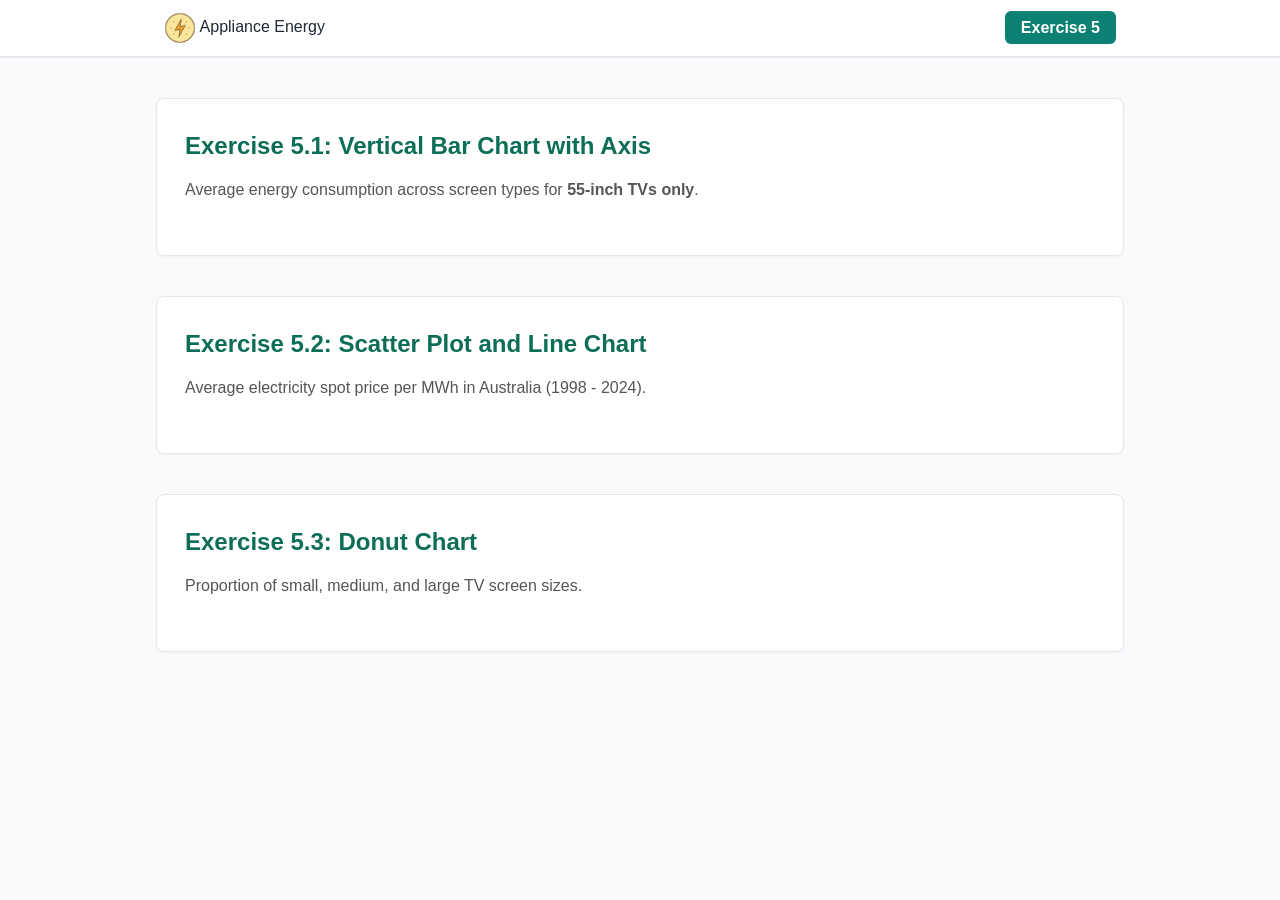
<file: Exercise 5/index.html>
<!DOCTYPE html>
<html lang="en">
<head>
  <meta charset="UTF-8">
  <meta name="viewport" content="width=device-width, initial-scale=1.0">
  <title>Exercise 5 - Multi-Chart Dashboard</title>
  <link rel="stylesheet" href="assets/css/styles.css">
</head>
<body>

  <header>
    <nav class="navbar">
      <div class="logo">
        <img src="assets/images/PowerIcon.png" alt="Appliance Energy Logo" class="logo-img" width="32" height="32" style="vertical-align: middle;">
        <span class="site-title">Appliance Energy</span>
      </div>
      <ul class="nav-menu">

        <li><a href="index.html" class="nav-link active">Exercise 5</a></li>
      </ul>
    </nav>
  </header>

  <main class="container" style="max-width: 1000px; margin: 40px auto; padding: 0 1rem;">
    
    <section class="card" style="margin-bottom: 2.5rem;">
      <h2 style="color: #0d6e58; margin-top: 0;">Exercise 5.1: Vertical Bar Chart with Axis</h2>
      <p style="color: #555; margin-bottom: 1.5rem;">
        Average energy consumption across screen types for <strong>55-inch TVs only</strong>.
      </p>
      <div id="bar-chart" class="responsive-svg-container"></div>
    </section>

    <section class="card" style="margin-bottom: 2.5rem;">
      <h2 style="color: #0d6e58; margin-top: 0;">Exercise 5.2: Scatter Plot and Line Chart</h2>
      <p style="color: #555; margin-bottom: 1.5rem;">
        Average electricity spot price per MWh in Australia (1998 - 2024).
      </p>
      <div id="line-chart" class="responsive-svg-container"></div>
    </section>

    <section class="card">
      <h2 style="color: #0d6e58; margin-top: 0;">Exercise 5.3: Donut Chart</h2>
      <p style="color: #555; margin-bottom: 1.5rem;">
        Proportion of small, medium, and large TV screen sizes.
      </p>
      <div id="donut-chart" class="responsive-svg-container"></div>
    </section>

  </main>

  <script src="https://d3js.org/d3.v7.min.js"></script>

  <script src="assets/js/bar-chart.js"></script>
  <script src="assets/js/line-chart.js"></script>
  <script src="assets/js/donut-chart.js"></script>
</body>
</html>
</file>
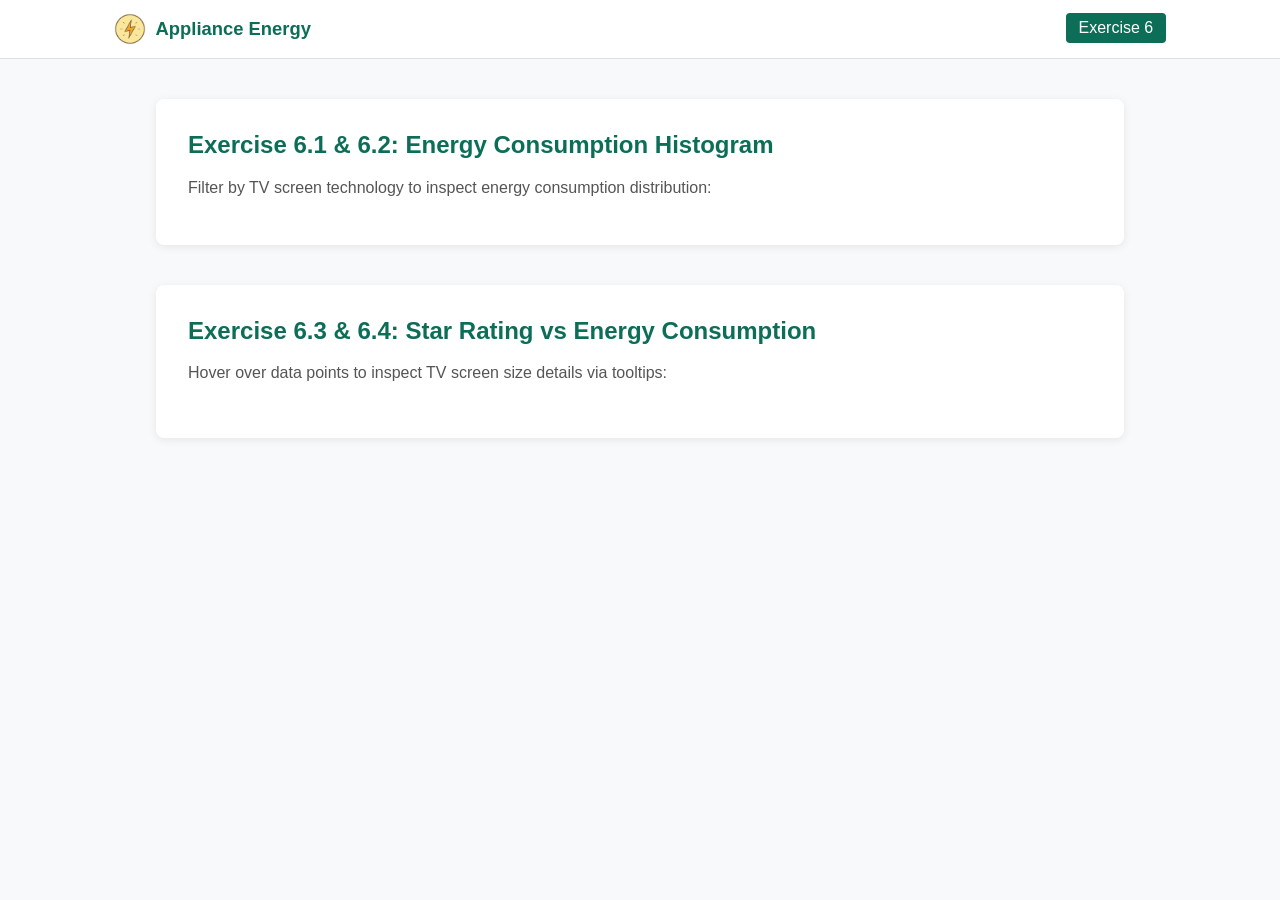
<file: Exercise 6/index.html>
<!DOCTYPE html>
<html lang="en">
<head>
  <meta charset="UTF-8">
  <meta name="viewport" content="width=device-width, initial-scale=1.0">
  <title>Exercise 6 - Interactive Visualisations</title>
  <link rel="stylesheet" href="assets/css/base.css">
  <link rel="stylesheet" href="assets/css/visualisation.css">
</head>
<body>


  <header>
    <nav class="navbar">
      <div class="logo">
        <img src="assets/images/PowerIcon.png" alt="Appliance Energy Logo" class="logo-img" width="32" height="32" style="vertical-align: middle;">
        <span class="site-title">Appliance Energy</span>
      </div>
      <ul class="nav-menu">
 
        <li><a href="index.html" class="nav-link active">Exercise 6</a></li>
      </ul>
    </nav>
  </header>

  <main class="container" style="max-width: 1000px; margin: 40px auto; padding: 0 1rem;">
    

    <section class="card" style="margin-bottom: 2.5rem;">
      <h2 style="color: #0d6e58; margin-top: 0;">Exercise 6.1 & 6.2: Energy Consumption Histogram</h2>
      <p style="color: #555;">
        Filter by TV screen technology to inspect energy consumption distribution:
      </p>


      <div id="filters_screen" style="margin-bottom: 1rem;"></div>


      <div id="histogram" class="responsive-svg-container"></div>
    </section>

    <section class="card">
      <h2 style="color: #0d6e58; margin-top: 0;">Exercise 6.3 & 6.4: Star Rating vs Energy Consumption</h2>
      <p style="color: #555; margin-bottom: 1.5rem;">
        Hover over data points to inspect TV screen size details via tooltips:
      </p>

      <!-- Scatterplot SVG Container (Ex 6.3) -->
      <div id="scatterplot" class="responsive-svg-container"></div>
    </section>

  </main>

  <script src="https://d3js.org/d3.v7.min.js"></script>
  <script src="assets/js/shared-constants.js"></script>
  <script src="assets/js/interactions.js"></script>
  <script src="assets/js/histogram.js"></script>
  <script src="assets/js/scatterplot.js"></script>
  <script src="assets/js/load-data.js"></script>
</body>
</html>
</file>
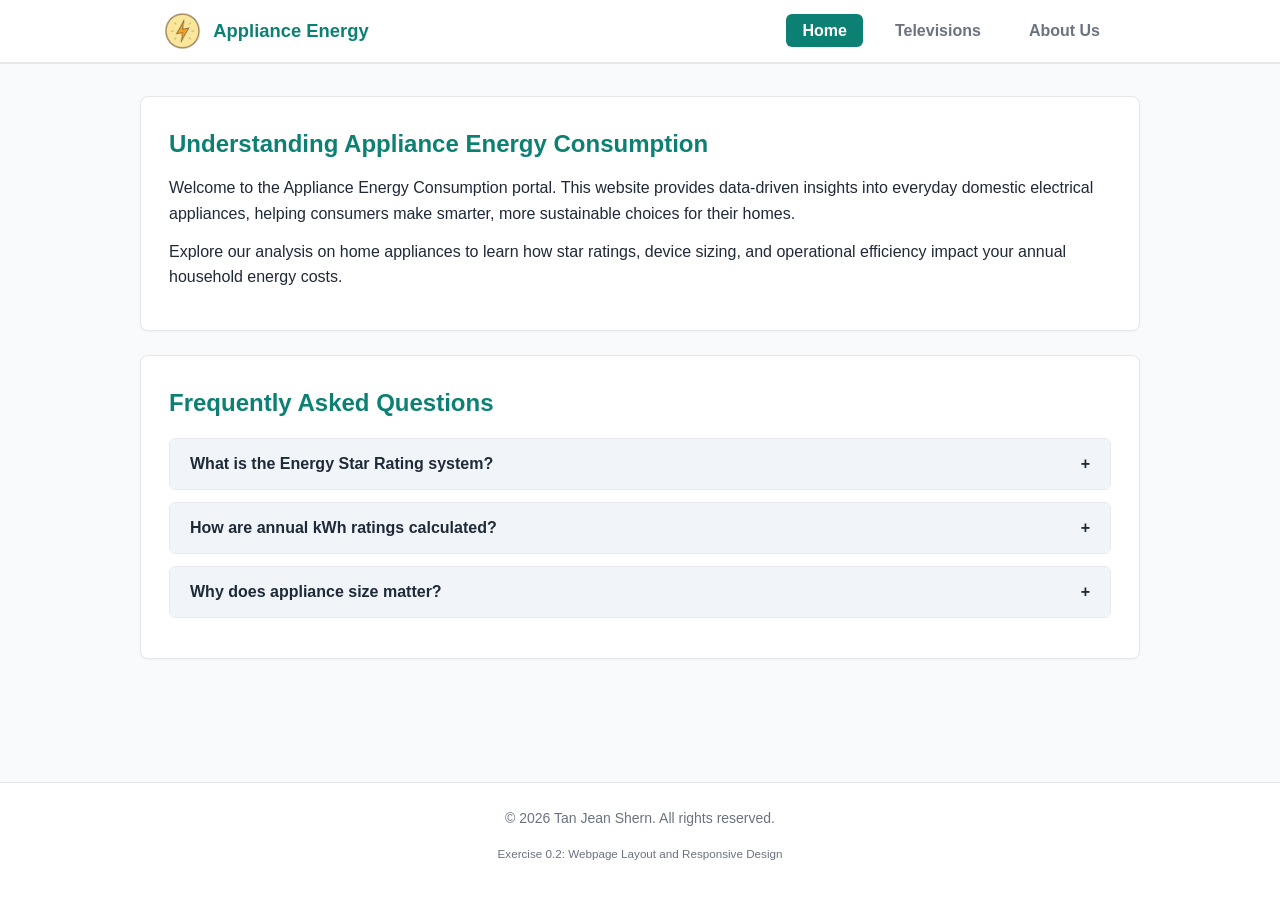
<file: Exercise 0.2/energy-webpage-v1/index.html>
<!DOCTYPE html>
<html lang="en">
<head>
  <meta charset="UTF-8">
  <meta name="viewport" content="width=device-width, initial-scale=1.0">
  <title>Appliance Energy Consumption - Home</title>
  <link rel="stylesheet" href="assets/css/styles.css">
</head>
<body>

  <header>
    <nav class="navbar">
      <a href="index.html" class="nav-brand">
        <img src="assets/images/PowerIcon.png" alt="Power Logo" height="38" style="height: 38px; width: auto;">
        <span>Appliance Energy</span>
      </a>
      <ul class="nav-menu">
        <li><a href="index.html" class="nav-link active">Home</a></li>
        <li><a href="televisions.html" class="nav-link">Televisions</a></li>
        <li><a href="about.html" class="nav-link">About Us</a></li>
      </ul>
    </nav>
  </header>

  <main class="container">
    <section class="card">
      <h1>Understanding Appliance Energy Consumption</h1>
      <p>Welcome to the Appliance Energy Consumption portal. This website provides data-driven insights into everyday domestic electrical appliances, helping consumers make smarter, more sustainable choices for their homes.</p>
      <p>Explore our analysis on home appliances to learn how star ratings, device sizing, and operational efficiency impact your annual household energy costs.</p>
    </section>

    <section class="card">
      <h2>Frequently Asked Questions</h2>
      <div class="accordion">
        <div class="accordion-item">
          <button class="accordion-toggle">What is the Energy Star Rating system? <span>+</span></button>
          <div class="accordion-panel">
            <p>The Energy Star Rating system is a government initiative that helps consumers compare the energy efficiency of domestic appliances. More stars mean higher efficiency and lower operating costs.</p>
          </div>
        </div>

        <div class="accordion-item">
          <button class="accordion-toggle">How are annual kWh ratings calculated? <span>+</span></button>
          <div class="accordion-panel">
            <p>Annual kilowatt-hour (kWh) values are based on standardized laboratory tests simulating typical daily household usage patterns across an entire year.</p>
          </div>
        </div>

        <div class="accordion-item">
          <button class="accordion-toggle">Why does appliance size matter? <span>+</span></button>
          <div class="accordion-panel">
            <p>Larger appliances generally require more energy to operate. A larger, high-efficiency unit can often consume more absolute power than a smaller, less efficient unit.</p>
          </div>
        </div>
      </div>
    </section>
  </main>

  <footer>
    <p>&copy; 2026 Tan Jean Shern. All rights reserved.</p>
    <p><small>Exercise 0.2: Webpage Layout and Responsive Design</small></p>
  </footer>

  <script src="assets/js/scripts.js"></script>
</body>
</html>
</file>
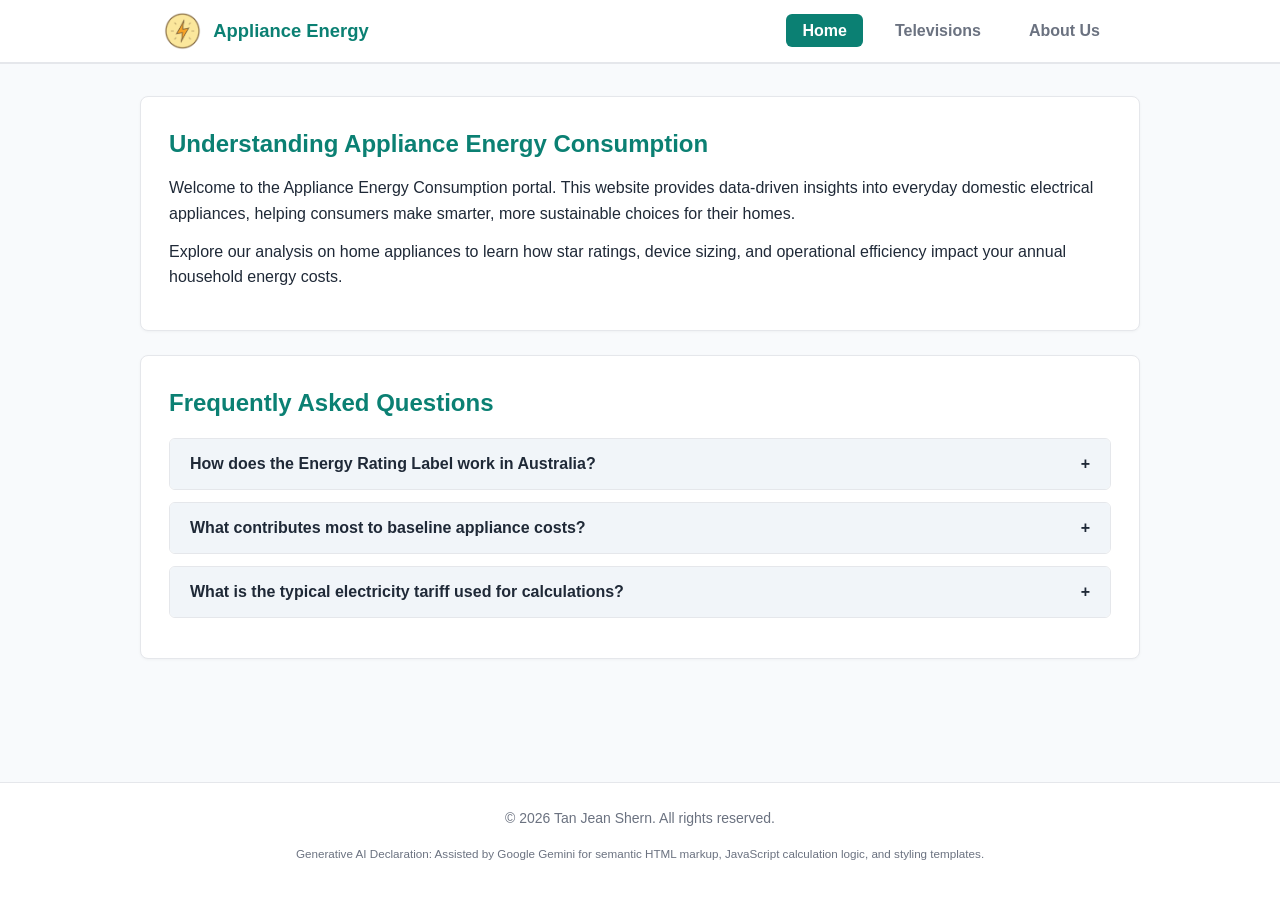
<file: Exercise 3/energy-webpage-v1/index.html>
<!DOCTYPE html>
<html lang="en">
<head>
  <meta charset="UTF-8">
  <meta name="viewport" content="width=device-width, initial-scale=1.0">
  <title>Appliance Energy Consumption - Home</title>
  <link rel="stylesheet" href="assets/css/styles.css">
</head>
<body>

  <header>
    <nav class="navbar">
      <a href="index.html" class="nav-brand">
        <img src="assets/images/PowerIcon.png" alt="Power Logo" height="38">
        <span>Appliance Energy</span>
      </a>
      <ul class="nav-menu">
        <li><a href="index.html" class="nav-link active">Home</a></li>
        <li><a href="televisions.html" class="nav-link">Televisions</a></li>
        <li><a href="about.html" class="nav-link">About Us</a></li>
      </ul>
    </nav>
  </header>

  <main class="container">
    <section class="card">
      <h1>Understanding Appliance Energy Consumption</h1>
      <p>Welcome to the Appliance Energy Consumption portal. This website provides data-driven insights into everyday domestic electrical appliances, helping consumers make smarter, more sustainable choices for their homes.</p>
      <p>Explore our analysis on home appliances to learn how star ratings, device sizing, and operational efficiency impact your annual household energy costs.</p>
    </section>

    <section class="card">
      <h2>Frequently Asked Questions</h2>
      <div class="accordion">
        <div class="accordion-item">
          <button type="button" class="accordion-toggle">
            How does the Energy Rating Label work in Australia? <span>+</span>
          </button>
          <div class="accordion-panel">
            <p>The Energy Rating Label displays a star rating along with estimated annual kilowatt-hour (kWh) usage, allowing consumers to compare running costs before making a purchase.</p>
          </div>
        </div>

        <div class="accordion-item">
          <button type="button" class="accordion-toggle">
            What contributes most to baseline appliance costs? <span>+</span>
          </button>
          <div class="accordion-panel">
            <p>Appliance size, screen brightness, display backlighting technologies, and continuous standby power draw are the primary contributors to annual electricity consumption.</p>
          </div>
        </div>

        <div class="accordion-item">
          <button type="button" class="accordion-toggle">
            What is the typical electricity tariff used for calculations? <span>+</span>
          </button>
          <div class="accordion-panel">
            <p>Electricity tariffs vary by region and consumption tier. For standard residential estimates, rates typically fall between 25 to 55 sen per kWh.</p>
          </div>
        </div>
      </div>
    </section>
  </main>

  <footer>
    <p>&copy; 2026 Tan Jean Shern. All rights reserved.</p>
    <p><small>Generative AI Declaration: Assisted by Google Gemini for semantic HTML markup, JavaScript calculation logic, and styling templates.</small></p>
  </footer>

  <script src="assets/js/scripts.js"></script>
</body>
</html>
</file>
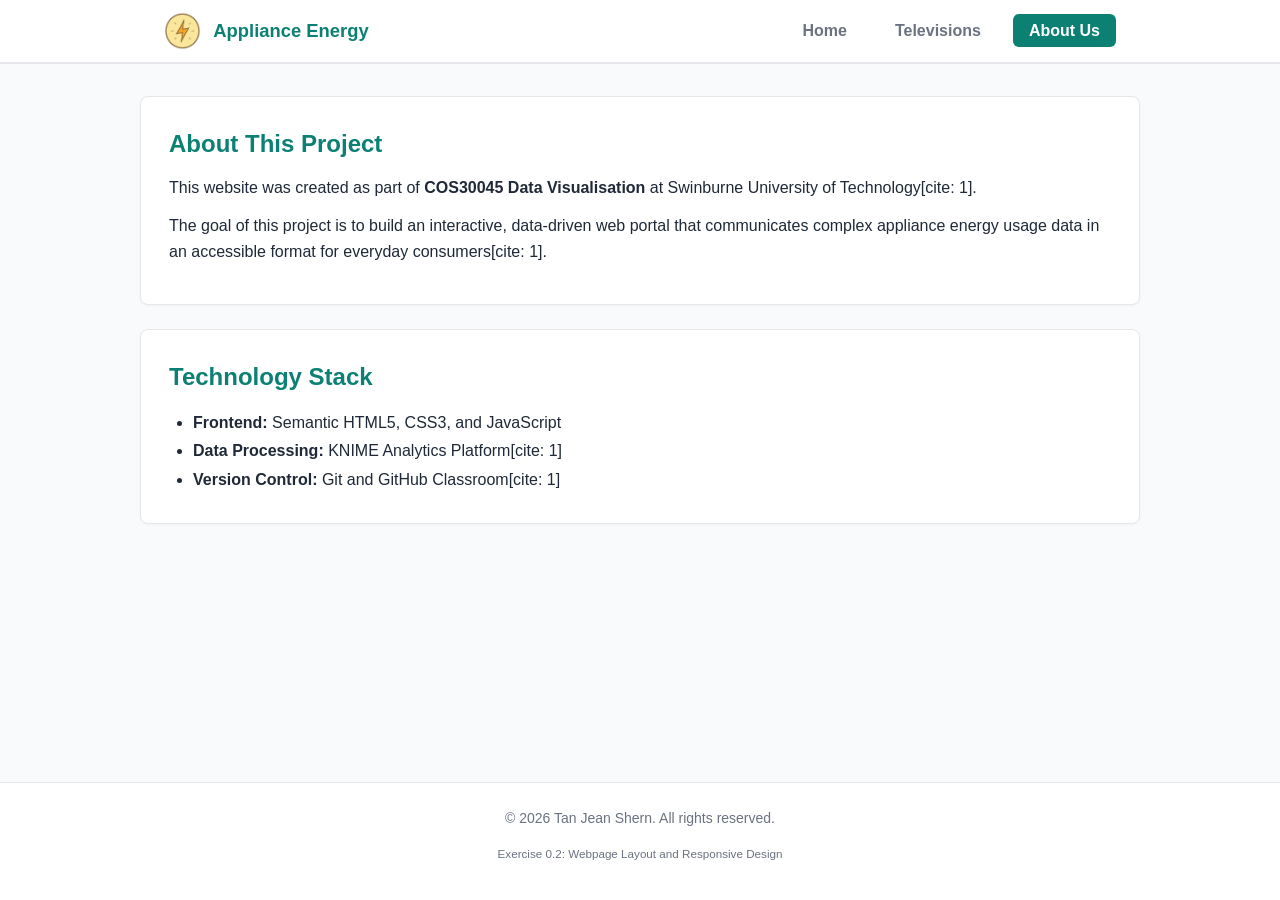
<file: Exercise 0.2/energy-webpage-v1/about.html>
<!DOCTYPE html>
<html lang="en">
<head>
  <meta charset="UTF-8">
  <meta name="viewport" content="width=device-width, initial-scale=1.0">
  <title>Appliance Energy Consumption - About Us</title>
  <link rel="stylesheet" href="assets/css/styles.css">
</head>
<body>

  <header>
    <nav class="navbar">
      <a href="index.html" class="nav-brand">
        <img src="assets/images/PowerIcon.png" alt="Power Logo" height="38" style="height: 38px; width: auto;">
        <span>Appliance Energy</span>
      </a>
      <ul class="nav-menu">
        <li><a href="index.html" class="nav-link">Home</a></li>
        <li><a href="televisions.html" class="nav-link">Televisions</a></li>
        <li><a href="about.html" class="nav-link active">About Us</a></li>
      </ul>
    </nav>
  </header>

  <main class="container">
    <section class="card">
      <h1>About This Project</h1>
      <p>This website was created as part of <strong>COS30045 Data Visualisation</strong> at Swinburne University of Technology[cite: 1].</p>
      <p>The goal of this project is to build an interactive, data-driven web portal that communicates complex appliance energy usage data in an accessible format for everyday consumers[cite: 1].</p>
    </section>

    <section class="card">
      <h2>Technology Stack</h2>
      <ul style="margin-left: 1.5rem; line-height: 1.8;">
        <li><strong>Frontend:</strong> Semantic HTML5, CSS3, and JavaScript</li>
        <li><strong>Data Processing:</strong> KNIME Analytics Platform[cite: 1]</li>
        <li><strong>Version Control:</strong> Git and GitHub Classroom[cite: 1]</li>
      </ul>
    </section>
  </main>

  <footer>
    <p>&copy; 2026 Tan Jean Shern. All rights reserved.</p>
    <p><small>Exercise 0.2: Webpage Layout and Responsive Design</small></p>
  </footer>

  <script src="assets/js/scripts.js"></script>
</body>
</html>
</file>
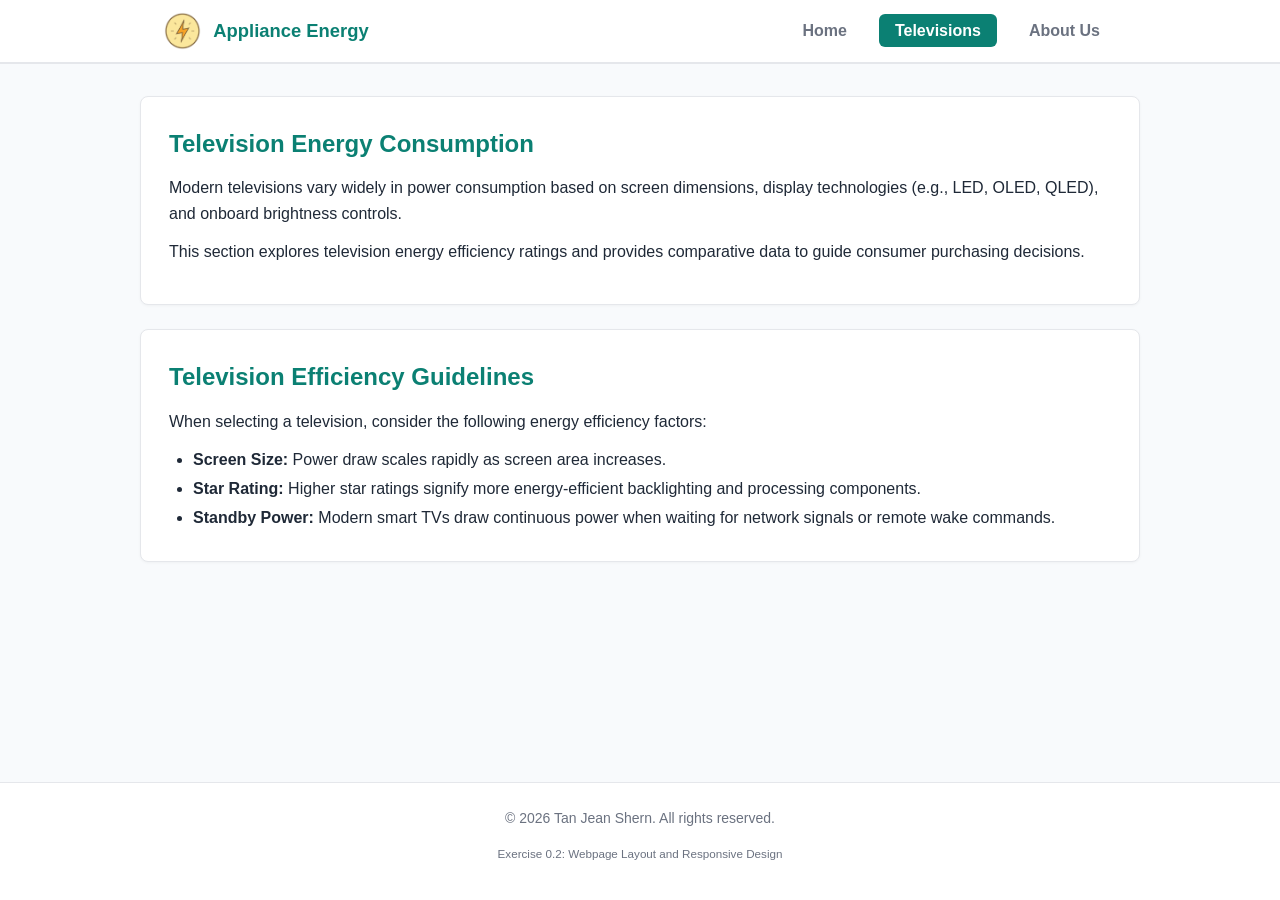
<file: Exercise 0.2/energy-webpage-v1/televisions.html>
<!DOCTYPE html>
<html lang="en">
<head>
  <meta charset="UTF-8">
  <meta name="viewport" content="width=device-width, initial-scale=1.0">
  <title>Appliance Energy Consumption - Televisions</title>
  <link rel="stylesheet" href="assets/css/styles.css">
</head>
<body>

  <header>
    <nav class="navbar">
      <a href="index.html" class="nav-brand">
        <img src="assets/images/PowerIcon.png" alt="Power Logo" height="38" style="height: 38px; width: auto;">
        <span>Appliance Energy</span>
      </a>
      <ul class="nav-menu">
        <li><a href="index.html" class="nav-link">Home</a></li>
        <li><a href="televisions.html" class="nav-link active">Televisions</a></li>
        <li><a href="about.html" class="nav-link">About Us</a></li>
      </ul>
    </nav>
  </header>

  <main class="container">
    <section class="card">
      <h1>Television Energy Consumption</h1>
      <p>Modern televisions vary widely in power consumption based on screen dimensions, display technologies (e.g., LED, OLED, QLED), and onboard brightness controls.</p>
      <p>This section explores television energy efficiency ratings and provides comparative data to guide consumer purchasing decisions.</p>
    </section>

    <section class="card">
      <h2>Television Efficiency Guidelines</h2>
      <p>When selecting a television, consider the following energy efficiency factors:</p>
      <ul style="margin-left: 1.5rem; line-height: 1.8;">
        <li><strong>Screen Size:</strong> Power draw scales rapidly as screen area increases.</li>
        <li><strong>Star Rating:</strong> Higher star ratings signify more energy-efficient backlighting and processing components.</li>
        <li><strong>Standby Power:</strong> Modern smart TVs draw continuous power when waiting for network signals or remote wake commands.</li>
      </ul>
    </section>
  </main>

  <footer>
    <p>&copy; 2026 Tan Jean Shern. All rights reserved.</p>
    <p><small>Exercise 0.2: Webpage Layout and Responsive Design</small></p>
  </footer>

  <script src="assets/js/scripts.js"></script>
</body>
</html>
</file>
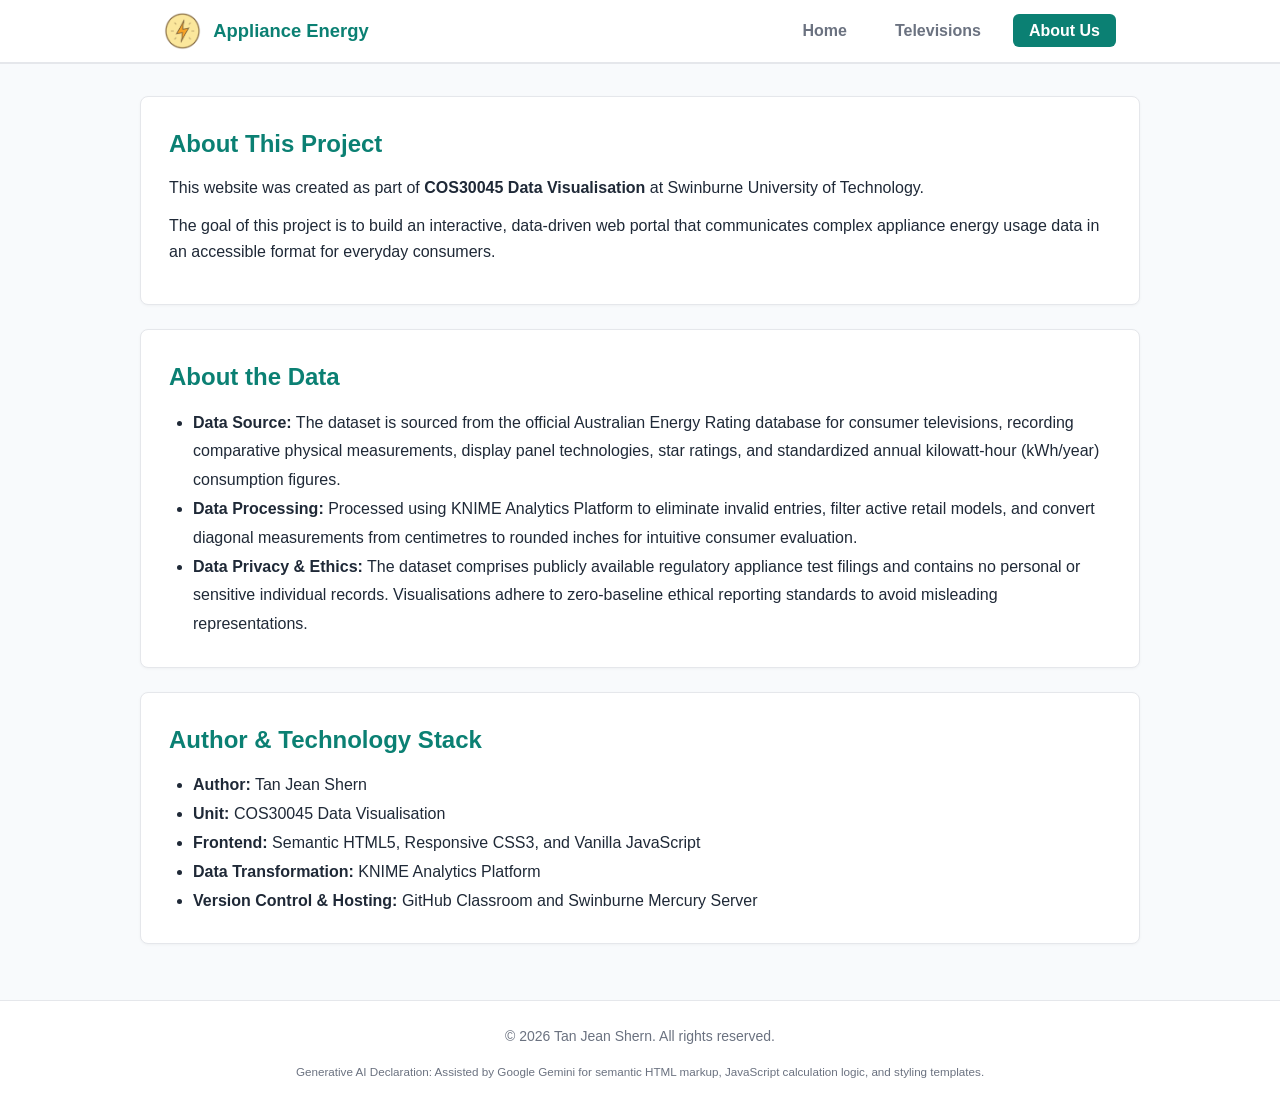
<file: Exercise 3/energy-webpage-v1/about.html>
<!DOCTYPE html>
<html lang="en">
<head>
  <meta charset="UTF-8">
  <meta name="viewport" content="width=device-width, initial-scale=1.0">
  <title>Appliance Energy Consumption - About Us</title>
  <link rel="stylesheet" href="assets/css/styles.css">
</head>
<body>

  <header>
    <nav class="navbar">
      <a href="index.html" class="nav-brand">
        <img src="assets/images/PowerIcon.png" alt="Power Logo" height="38">
        <span>Appliance Energy</span>
      </a>
      <ul class="nav-menu">
        <li><a href="index.html" class="nav-link">Home</a></li>
        <li><a href="televisions.html" class="nav-link">Televisions</a></li>
        <li><a href="about.html" class="nav-link active">About Us</a></li>
      </ul>
    </nav>
  </header>

  <main class="container">
    <section class="card">
      <h1>About This Project</h1>
      <p>This website was created as part of <strong>COS30045 Data Visualisation</strong> at Swinburne University of Technology.</p>
      <p>The goal of this project is to build an interactive, data-driven web portal that communicates complex appliance energy usage data in an accessible format for everyday consumers.</p>
    </section>

    <section class="card">
      <h2>About the Data</h2>
      <ul style="margin-left: 1.5rem; line-height: 1.8;">
        <li><strong>Data Source:</strong> The dataset is sourced from the official Australian Energy Rating database for consumer televisions, recording comparative physical measurements, display panel technologies, star ratings, and standardized annual kilowatt-hour (kWh/year) consumption figures.</li>
        <li><strong>Data Processing:</strong> Processed using KNIME Analytics Platform to eliminate invalid entries, filter active retail models, and convert diagonal measurements from centimetres to rounded inches for intuitive consumer evaluation.</li>
        <li><strong>Data Privacy & Ethics:</strong> The dataset comprises publicly available regulatory appliance test filings and contains no personal or sensitive individual records. Visualisations adhere to zero-baseline ethical reporting standards to avoid misleading representations.</li>
      </ul>
    </section>

    <section class="card">
      <h2>Author & Technology Stack</h2>
      <ul style="margin-left: 1.5rem; line-height: 1.8;">
        <li><strong>Author:</strong> Tan Jean Shern</li>
        <li><strong>Unit:</strong> COS30045 Data Visualisation</li>
        <li><strong>Frontend:</strong> Semantic HTML5, Responsive CSS3, and Vanilla JavaScript</li>
        <li><strong>Data Transformation:</strong> KNIME Analytics Platform</li>
        <li><strong>Version Control & Hosting:</strong> GitHub Classroom and Swinburne Mercury Server</li>
      </ul>
    </section>
  </main>

  <footer>
    <p>&copy; 2026 Tan Jean Shern. All rights reserved.</p>
    <p><small>Generative AI Declaration: Assisted by Google Gemini for semantic HTML markup, JavaScript calculation logic, and styling templates.</small></p>
  </footer>

  <script src="assets/js/scripts.js"></script>
</body>
</html>
</file>
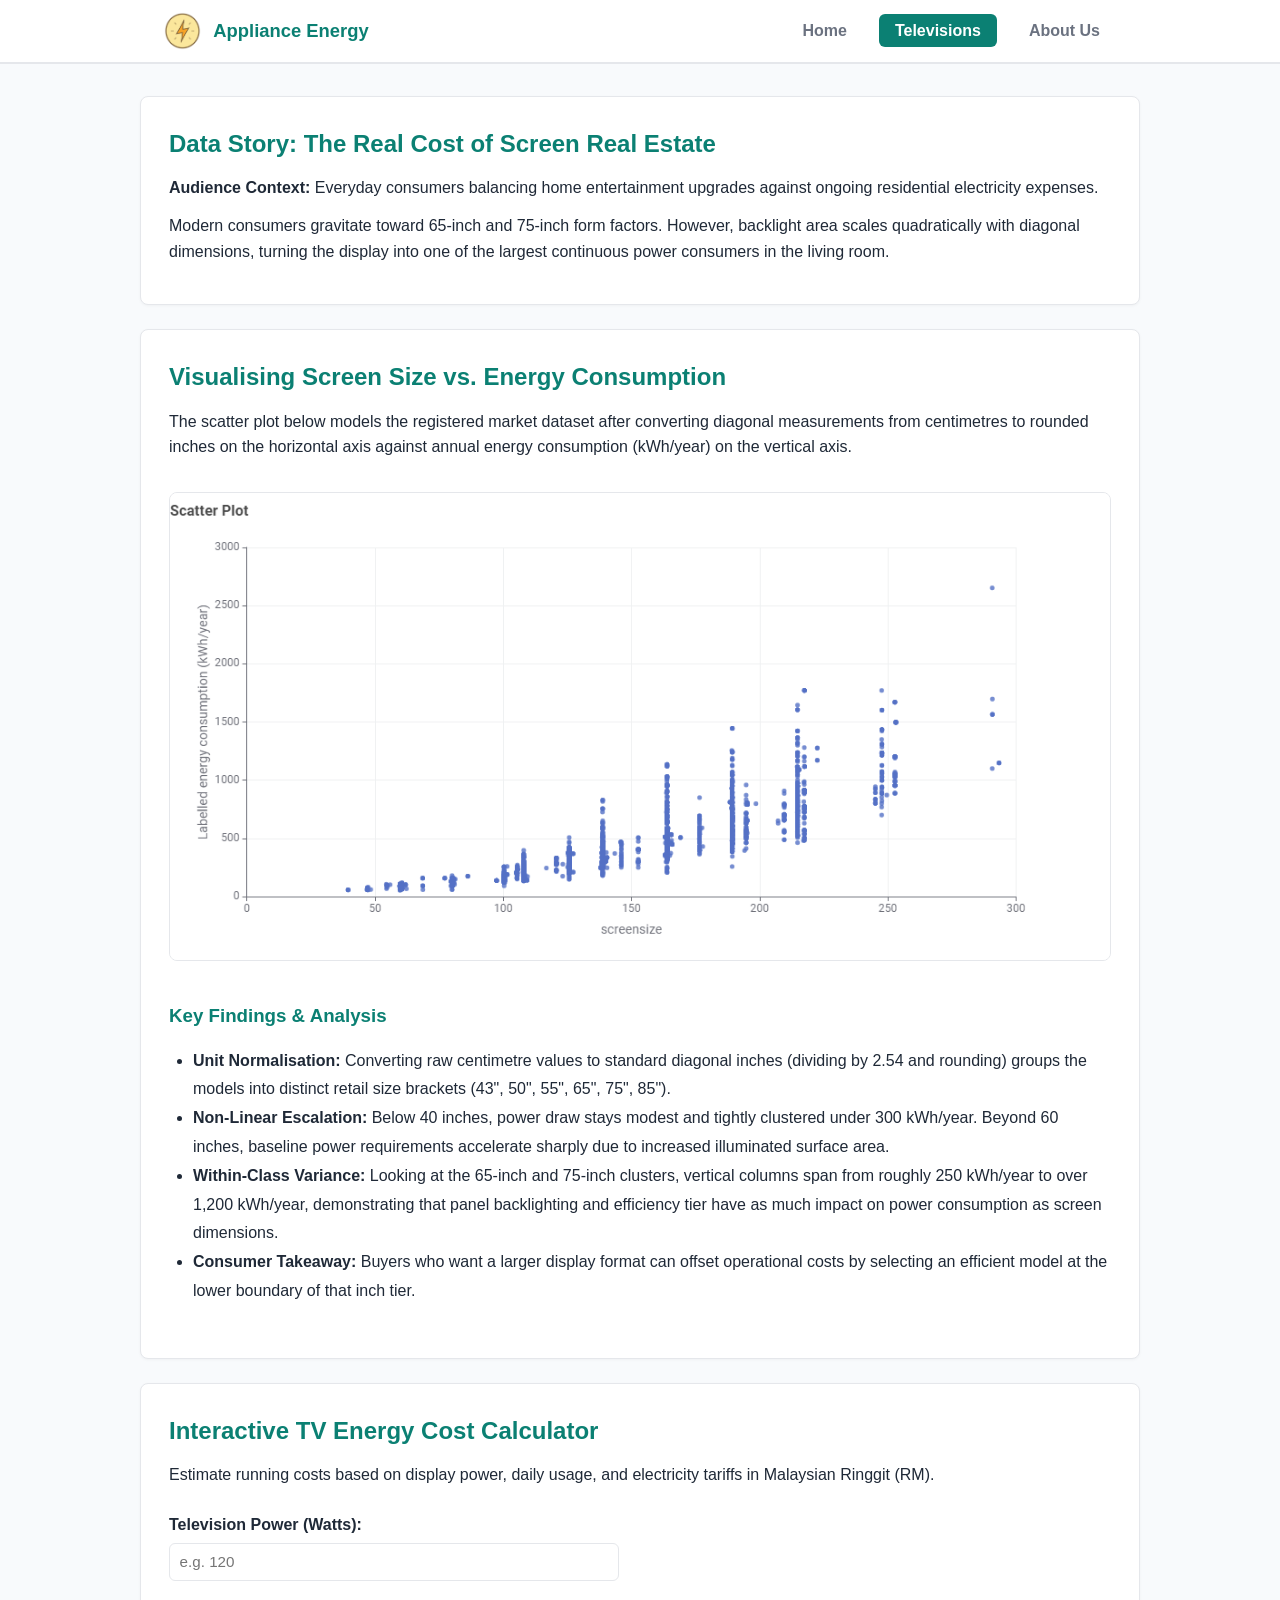
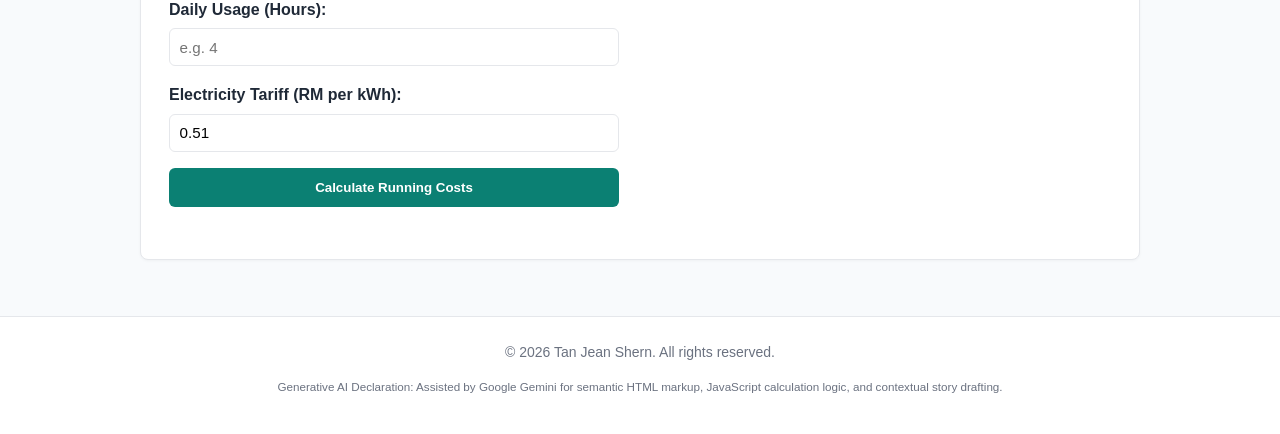
<file: Exercise 3/energy-webpage-v1/televisions.html>
<!DOCTYPE html>
<html lang="en">
<head>
  <meta charset="UTF-8">
  <meta name="viewport" content="width=device-width, initial-scale=1.0">
  <title>Televisions - Data Insights</title>
  <link rel="stylesheet" href="assets/css/styles.css">
</head>
<body>

  <header>
    <nav class="navbar">
      <a href="index.html" class="nav-brand">
        <img src="assets/images/PowerIcon.png" alt="Power Logo" height="38">
        <span>Appliance Energy</span>
      </a>
      <ul class="nav-menu">
        <li><a href="index.html" class="nav-link">Home</a></li>
        <li><a href="televisions.html" class="nav-link active">Televisions</a></li>
        <li><a href="about.html" class="nav-link">About Us</a></li>
      </ul>
    </nav>
  </header>

  <main class="container">
    <section class="card">
      <h1>Data Story: The Real Cost of Screen Real Estate</h1>
      <p><strong>Audience Context:</strong> Everyday consumers balancing home entertainment upgrades against ongoing residential electricity expenses.</p>
      <p>Modern consumers gravitate toward 65-inch and 75-inch form factors. However, backlight area scales quadratically with diagonal dimensions, turning the display into one of the largest continuous power consumers in the living room.</p>
    </section>

    <section class="card">
      <h2>Visualising Screen Size vs. Energy Consumption</h2>
      <p>The scatter plot below models the registered market dataset after converting diagonal measurements from centimetres to rounded inches on the horizontal axis against annual energy consumption (kWh/year) on the vertical axis.</p>

      <div style="text-align: center; margin: 2rem 0;">
        <img src="assets/images/tv-energy-chart.png" alt="Scatter Plot of TV Screen Size in Inches vs Energy Consumption" style="max-width: 100%; height: auto; border: 1px solid var(--border-color); border-radius: 8px;">
      </div>

      <h3>Key Findings & Analysis</h3>
      <ul style="margin: 1rem 0 1.5rem 1.5rem; line-height: 1.8;">
        <li><strong>Unit Normalisation:</strong> Converting raw centimetre values to standard diagonal inches (dividing by 2.54 and rounding) groups the models into distinct retail size brackets (43", 50", 55", 65", 75", 85").</li>
        <li><strong>Non-Linear Escalation:</strong> Below 40 inches, power draw stays modest and tightly clustered under 300 kWh/year. Beyond 60 inches, baseline power requirements accelerate sharply due to increased illuminated surface area.</li>
        <li><strong>Within-Class Variance:</strong> Looking at the 65-inch and 75-inch clusters, vertical columns span from roughly 250 kWh/year to over 1,200 kWh/year, demonstrating that panel backlighting and efficiency tier have as much impact on power consumption as screen dimensions.</li>
        <li><strong>Consumer Takeaway:</strong> Buyers who want a larger display format can offset operational costs by selecting an efficient model at the lower boundary of that inch tier.</li>
      </ul>
    </section>

    <!-- Interactive Energy Cost Calculator (Direct RM) -->
    <section class="card">
      <h2>Interactive TV Energy Cost Calculator</h2>
      <p>Estimate running costs based on display power, daily usage, and electricity tariffs in Malaysian Ringgit (RM).</p>

      <form id="energy-calculator" novalidate class="calc-form">
        <div class="form-group">
          <label for="power-watts">Television Power (Watts):</label>
          <input type="number" id="power-watts" min="1" max="1000" placeholder="e.g. 120" required>
          <small id="error-watts" class="error-msg">Please enter a positive power rating in Watts.</small>
        </div>

        <div class="form-group">
          <label for="daily-hours">Daily Usage (Hours):</label>
          <input type="number" id="daily-hours" min="0.1" max="24" step="0.5" placeholder="e.g. 4" required>
          <small id="error-hours" class="error-msg">Please enter hours between 0.1 and 24.</small>
        </div>

        <div class="form-group">
          <label for="energy-tariff">Electricity Tariff (RM per kWh):</label>
          <input type="number" id="energy-tariff" min="0.01" max="10.00" step="0.01" value="0.51" required>
          <small id="error-tariff" class="error-msg">Please enter a valid rate in RM (e.g. 0.51).</small>
        </div>

        <button type="submit" class="calc-btn">Calculate Running Costs</button>
      </form>

      <div id="calculator-results" class="calc-results" style="display: none;">
        <h3>Estimated Consumption & Cost</h3>
        <ul>
          <li>Daily Consumption: <strong id="out-daily-kwh">0.00</strong> kWh</li>
          <li>Annual Consumption: <strong id="out-annual-kwh">0.00</strong> kWh/year</li>
          <li>Estimated Monthly Cost: <strong id="out-monthly-cost">RM 0.00</strong></li>
          <li>Estimated Annual Cost: <strong id="out-annual-cost">RM 0.00</strong>/year</li>
        </ul>
      </div>
    </section>
  </main>

  <footer>
    <p>&copy; 2026 Tan Jean Shern. All rights reserved.</p>
    <p><small>Generative AI Declaration: Assisted by Google Gemini for semantic HTML markup, JavaScript calculation logic, and contextual story drafting.</small></p>
  </footer>

  <script src="assets/js/scripts.js"></script>
</body>
</html>
</file>
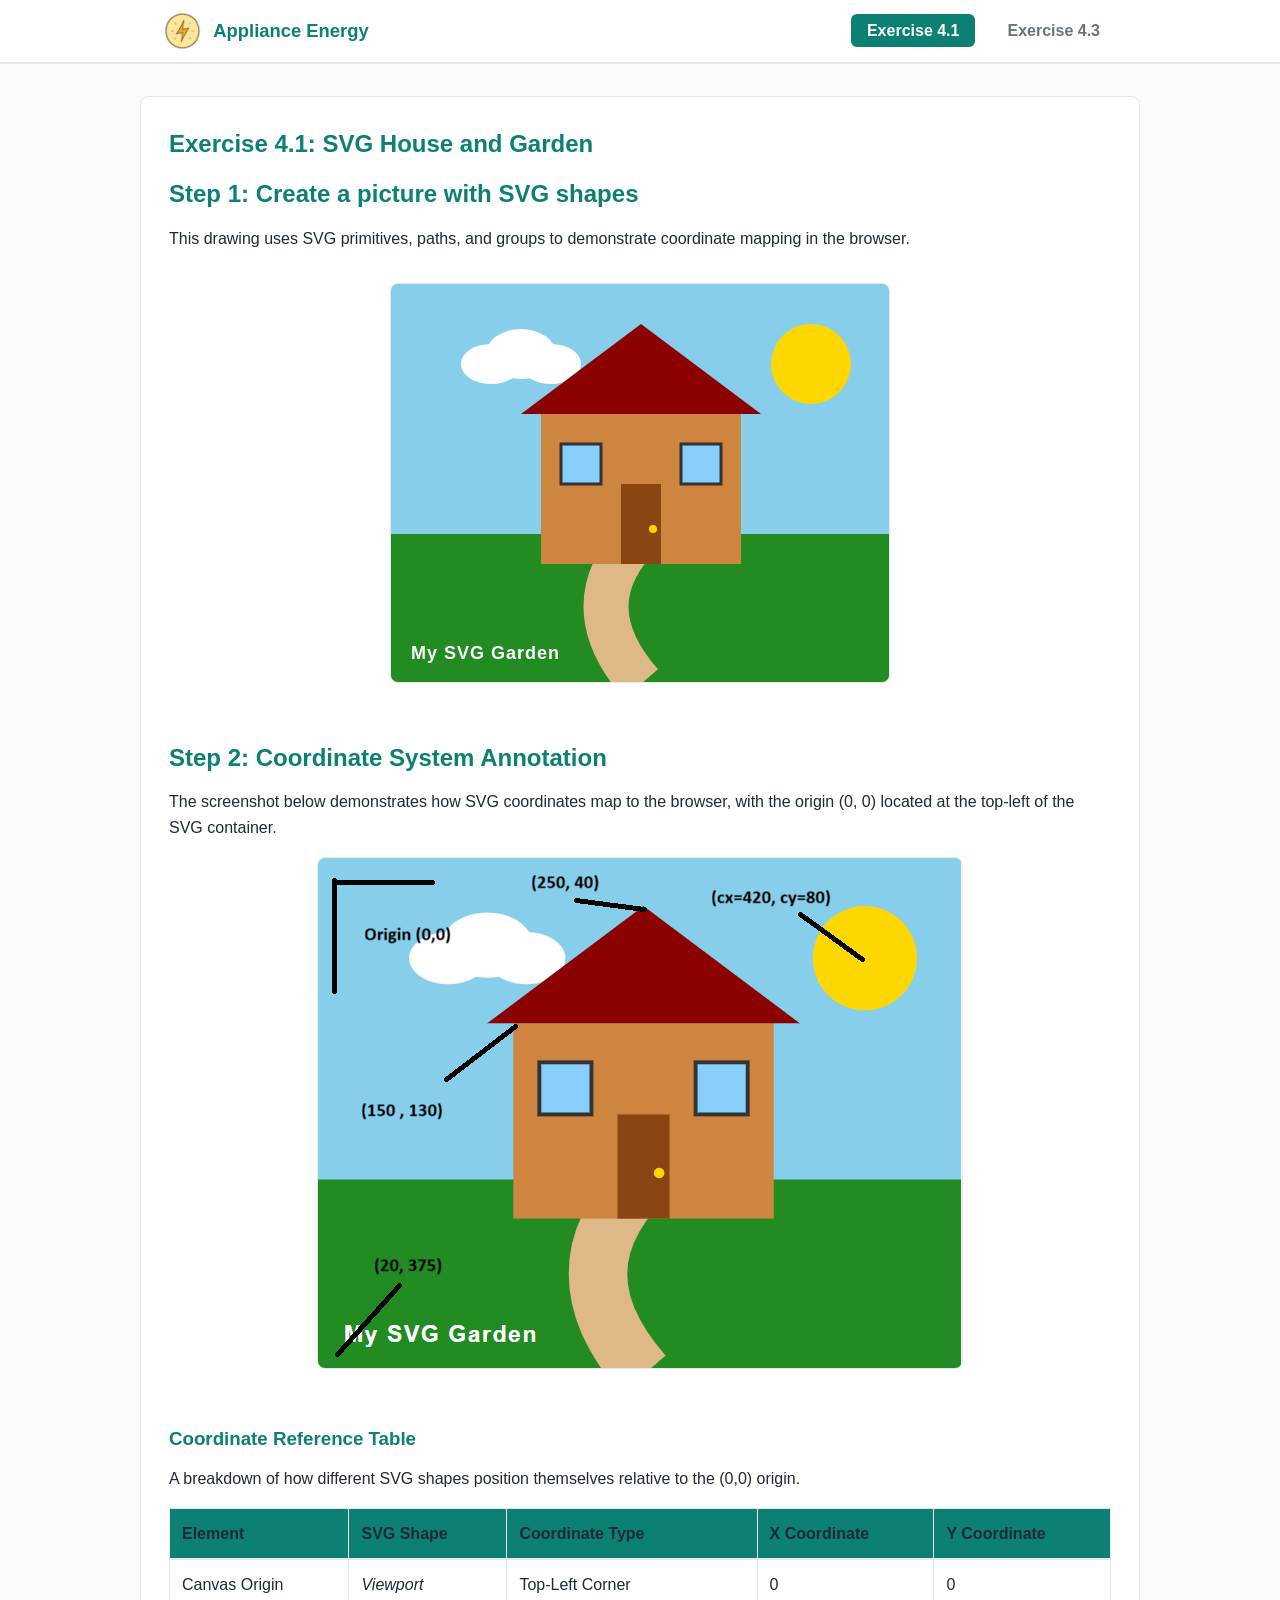
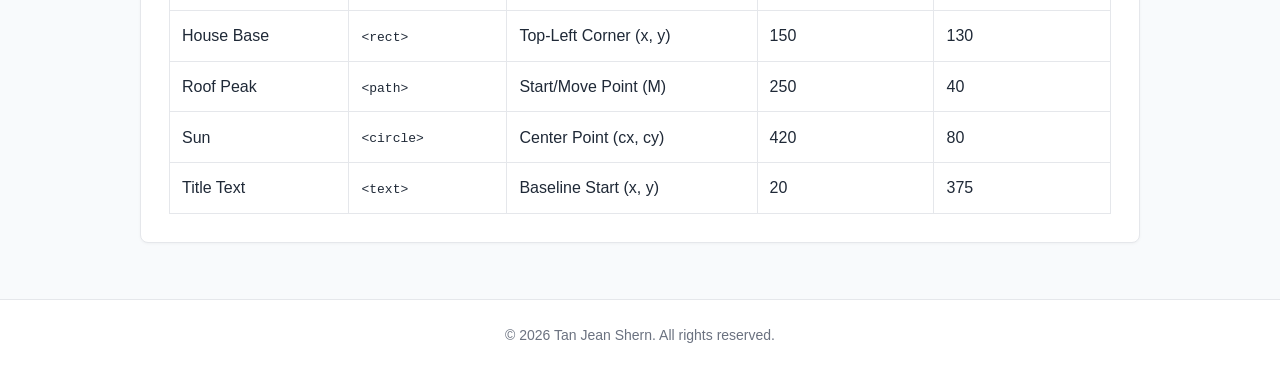
<file: Exercise 4/Exercise 4.1/index4.1.html>
<!DOCTYPE html>
<html lang="en">
<head>
  <meta charset="UTF-8">
  <meta name="viewport" content="width=device-width, initial-scale=1.0">
  <title>Exercise 4.1</title>
  <link rel="stylesheet" href="assets/css/styles.css">
</head>
<body>

  <header>
    <nav class="navbar">
      <a href="index.html" class="nav-brand">
        <img src="assets/images/PowerIcon.png" alt="Power Logo" height="38">
        <span>Appliance Energy</span>
      </a>
      <ul class="nav-menu">
        <li><a href="index4.1.html" class="nav-link active">Exercise 4.1</a></li>
        <!-- Notice the new file name (index4.3.html) -->
        <li><a href="../Exercise 4.3/index4.3.html" class="nav-link">Exercise 4.3</a></li>
      </ul>
    </nav>
  </header>

  <main class="container">
    <section class="card">
      <h1>Exercise 4.1: SVG House and Garden</h1>
      <h2>Step 1: Create a picture with SVG shapes</h2>
      <p>This drawing uses SVG primitives, paths, and groups to demonstrate coordinate mapping in the browser.</p>
      
      <div style="text-align: center; margin: 2rem 0;">
        <!-- SVG Canvas -->
        <svg width="500" height="400" style="border: 1px solid var(--border-color); background-color: #87CEEB; border-radius: 8px;">
          
          <circle cx="420" cy="80" r="40" fill="#FFD700" />
          
          <g fill="#FFFFFF">
            <ellipse cx="100" cy="80" rx="30" ry="20" />
            <ellipse cx="130" cy="70" rx="35" ry="25" />
            <ellipse cx="160" cy="80" rx="30" ry="20" />
          </g>

          <rect x="0" y="250" width="500" height="150" fill="#228B22" />
          
          <path d="M 250 400 Q 180 320 250 250" fill="none" stroke="#DEB887" stroke-width="45" />

          <rect x="150" y="130" width="200" height="150" fill="#CD853F" />
          
          <path d="M 130 130 L 250 40 L 370 130 Z" fill="#8B0000" />
          
          <rect x="230" y="200" width="40" height="80" fill="#8B4513" />
          <circle cx="262" cy="245" r="4" fill="#FFD700" />

          <g fill="#87CEFA" stroke="#333" stroke-width="3">
            <rect x="170" y="160" width="40" height="40" />
            <rect width="40" height="40" transform="translate(290, 160)" />
          </g>
          
          <text x="20" y="375" font-family="Arial, sans-serif" font-size="18" fill="#FFFFFF" font-weight="bold" letter-spacing="1">My SVG Garden</text>
          
        </svg> 
      </div>

      <div style="margin-top: 3rem; text-align: left;">
        <h2>Step 2: Coordinate System Annotation</h2>
        <p>The screenshot below demonstrates how SVG coordinates map to the browser, with the origin (0, 0) located at the top-left of the SVG container.</p>
        
        <div style="text-align: center; margin-top: 1rem;">
          <img src="assets/images/annotated-house.png" alt="Annotated SVG showing coordinate mapping" style="max-width: 100%; border: 1px solid var(--border-color); border-radius: 8px;">
        </div>
      </div>

      <div style="margin-top: 3rem; text-align: left;">
        <h3>Coordinate Reference Table</h3>
        <p>A breakdown of how different SVG shapes position themselves relative to the (0,0) origin.</p>
        
        <table style="width: 100%; border-collapse: collapse; margin-top: 1rem;">
          <thead>
            <tr style="background-color: var(--primary-color, #f4f4f4); border-bottom: 2px solid var(--border-color, #ccc);">
              <th style="padding: 12px; border: 1px solid var(--border-color, #ddd);">Element</th>
              <th style="padding: 12px; border: 1px solid var(--border-color, #ddd);">SVG Shape</th>
              <th style="padding: 12px; border: 1px solid var(--border-color, #ddd);">Coordinate Type</th>
              <th style="padding: 12px; border: 1px solid var(--border-color, #ddd);">X Coordinate</th>
              <th style="padding: 12px; border: 1px solid var(--border-color, #ddd);">Y Coordinate</th>
            </tr>
          </thead>
          <tbody>
            <tr>
              <td style="padding: 12px; border: 1px solid var(--border-color, #ddd);">Canvas Origin</td>
              <td style="padding: 12px; border: 1px solid var(--border-color, #ddd);"><em>Viewport</em></td>
              <td style="padding: 12px; border: 1px solid var(--border-color, #ddd);">Top-Left Corner</td>
              <td style="padding: 12px; border: 1px solid var(--border-color, #ddd);">0</td>
              <td style="padding: 12px; border: 1px solid var(--border-color, #ddd);">0</td>
            </tr>
            <tr>
              <td style="padding: 12px; border: 1px solid var(--border-color, #ddd);">House Base</td>
              <td style="padding: 12px; border: 1px solid var(--border-color, #ddd);"><code>&lt;rect&gt;</code></td>
              <td style="padding: 12px; border: 1px solid var(--border-color, #ddd);">Top-Left Corner (x, y)</td>
              <td style="padding: 12px; border: 1px solid var(--border-color, #ddd);">150</td>
              <td style="padding: 12px; border: 1px solid var(--border-color, #ddd);">130</td>
            </tr>
            <tr>
              <td style="padding: 12px; border: 1px solid var(--border-color, #ddd);">Roof Peak</td>
              <td style="padding: 12px; border: 1px solid var(--border-color, #ddd);"><code>&lt;path&gt;</code></td>
              <td style="padding: 12px; border: 1px solid var(--border-color, #ddd);">Start/Move Point (M)</td>
              <td style="padding: 12px; border: 1px solid var(--border-color, #ddd);">250</td>
              <td style="padding: 12px; border: 1px solid var(--border-color, #ddd);">40</td>
            </tr>
            <tr>
              <td style="padding: 12px; border: 1px solid var(--border-color, #ddd);">Sun</td>
              <td style="padding: 12px; border: 1px solid var(--border-color, #ddd);"><code>&lt;circle&gt;</code></td>
              <td style="padding: 12px; border: 1px solid var(--border-color, #ddd);">Center Point (cx, cy)</td>
              <td style="padding: 12px; border: 1px solid var(--border-color, #ddd);">420</td>
              <td style="padding: 12px; border: 1px solid var(--border-color, #ddd);">80</td>
            </tr>
            <tr>
              <td style="padding: 12px; border: 1px solid var(--border-color, #ddd);">Title Text</td>
              <td style="padding: 12px; border: 1px solid var(--border-color, #ddd);"><code>&lt;text&gt;</code></td>
              <td style="padding: 12px; border: 1px solid var(--border-color, #ddd);">Baseline Start (x, y)</td>
              <td style="padding: 12px; border: 1px solid var(--border-color, #ddd);">20</td>
              <td style="padding: 12px; border: 1px solid var(--border-color, #ddd);">375</td>
            </tr>
          </tbody>
        </table>
      </div>

    </section>
  </main>

  <footer>
    <p>&copy; 2026 Tan Jean Shern. All rights reserved.</p>
  </footer>

</body>
</html>
</file>
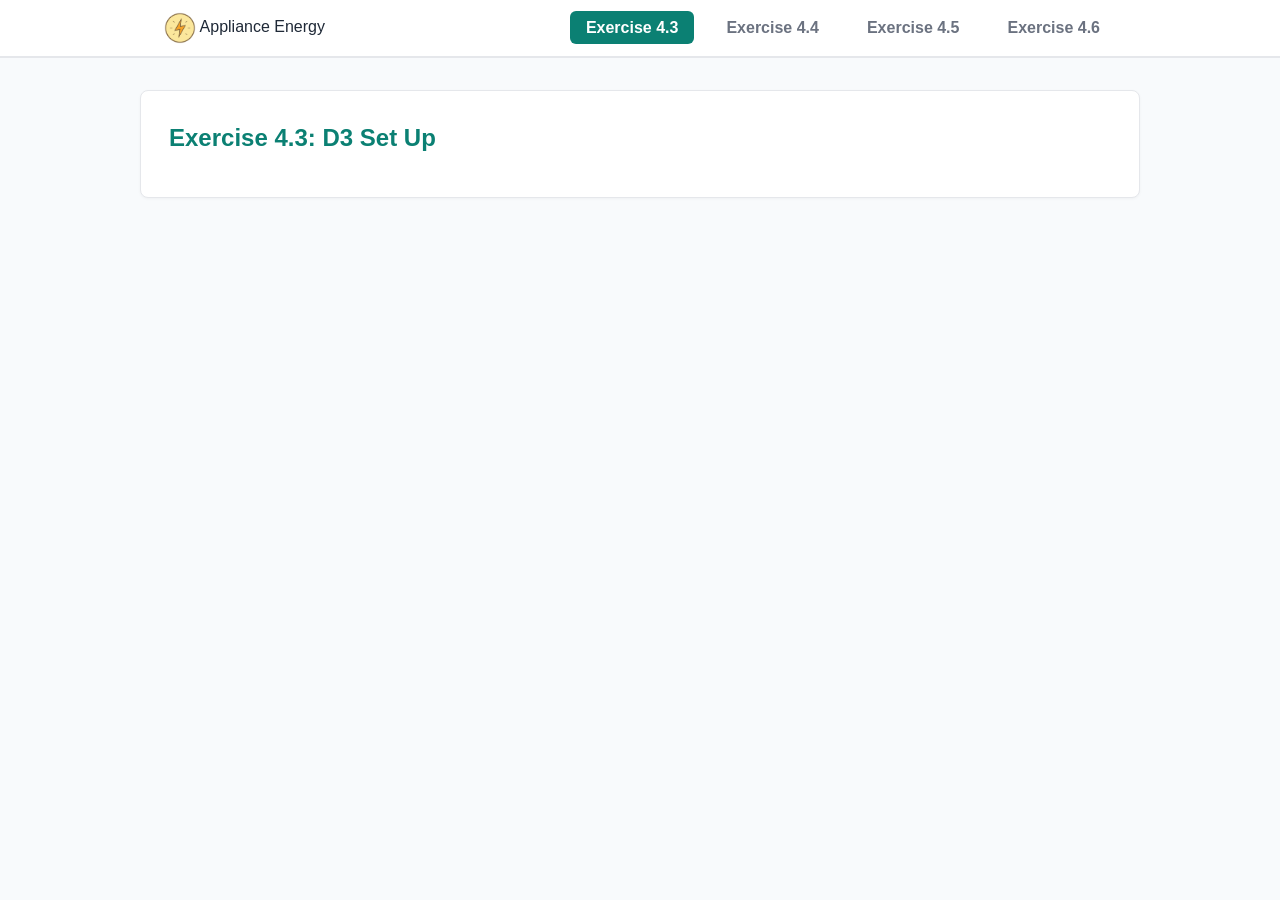
<file: Exercise 4/Exercise 4.3/index4.3.html>
<!DOCTYPE html>
<html lang="en">
<head>
  <meta charset="UTF-8">
  <meta name="viewport" content="width=device-width, initial-scale=1.0">
  <title>Exercise 4.3 - D3 Set Up</title>
  <link rel="stylesheet" href="assets/css/styles.css">
</head>
<body>

<header>
    <nav class="navbar">
      <div class="logo">
        <img src="assets/images/PowerIcon.png" alt="Appliance Energy Logo" class="logo-img" width="32" height="32" style="vertical-align: middle;">
        <span class="site-title">Appliance Energy</span>
      </div>
     <ul class="nav-menu">
        <li><a href="index4.3.html" class="nav-link active">Exercise 4.3</a></li>
        <li><a href="../Exercise%204.4/index4.4.html" class="nav-link">Exercise 4.4</a></li>
        <li><a href="../Exercise%204.5/index4.5.html" class="nav-link">Exercise 4.5</a></li>
        <li><a href="../Exercise%204.6/index4.6.html" class="nav-link">Exercise 4.6</a></li>
      </ul>
    </nav>
  </header>

  <main class="container">
    <section class="card">
      <h1>Exercise 4.3: D3 Set Up</h1>

      <div class="responsive-svg-container"></div>

    </section>
  </main>

  <script src="https://d3js.org/d3.v7.min.js"></script>
  <!-- Load your custom D3 code -->
  <script src="assets/js/main.js"></script>
</body>
</html>
</file>
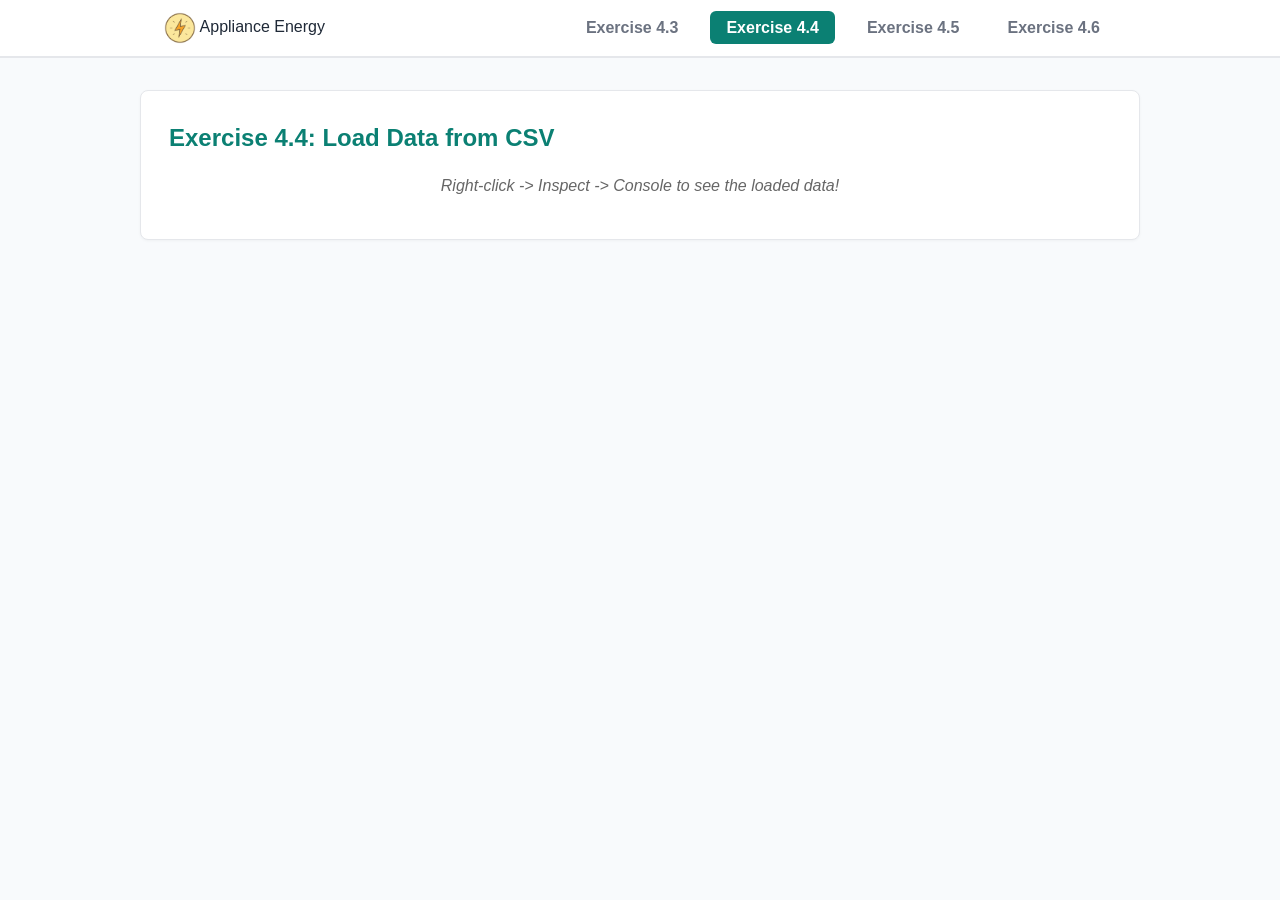
<file: Exercise 4/Exercise 4.4/index4.4.html>
<!DOCTYPE html>
<html lang="en">
<head>
  <meta charset="UTF-8">
  <meta name="viewport" content="width=device-width, initial-scale=1.0">
  <title>Exercise 4.4: Load Data from CSV</title>
  <link rel="stylesheet" href="assets/css/styles.css">
</head>
<body>

<header>
    <nav class="navbar">
      <div class="logo">
        <img src="assets/images/PowerIcon.png" alt="Appliance Energy Logo" class="logo-img" width="32" height="32" style="vertical-align: middle;">
        <span class="site-title">Appliance Energy</span>
      </div>
     <ul class="nav-menu">
        <li><a href="../Exercise%204.3/index4.3.html" class="nav-link">Exercise 4.3</a></li>
        <li><a href="index4.4.html" class="nav-link active">Exercise 4.4</a></li>
        <li><a href="../Exercise%204.5/index4.5.html" class="nav-link">Exercise 4.5</a></li>
        <li><a href="../Exercise%204.6/index4.6.html" class="nav-link">Exercise 4.6</a></li>
      </ul>
    </nav>
  </header>

  <main class="container">
    <section class="card">
      <h1>Exercise 4.4: Load Data from CSV</h1>
      
      <!-- THIS DIV IS REQUIRED FOR THE SVG BLACK BOX TO APPEAR -->
      <div class="responsive-svg-container"></div>
      
      <p style="text-align: center; margin-top: 1rem; color: #666;">
        <em>Right-click -> Inspect -> Console to see the loaded data!</em>
      </p>
    </section>
  </main>

  <script src="https://d3js.org/d3.v7.min.js"></script>
  <!-- Change to main4.4.js if that is what your file is named -->
  <script src="assets/js/main.js"></script>
</body>
</html>
</file>
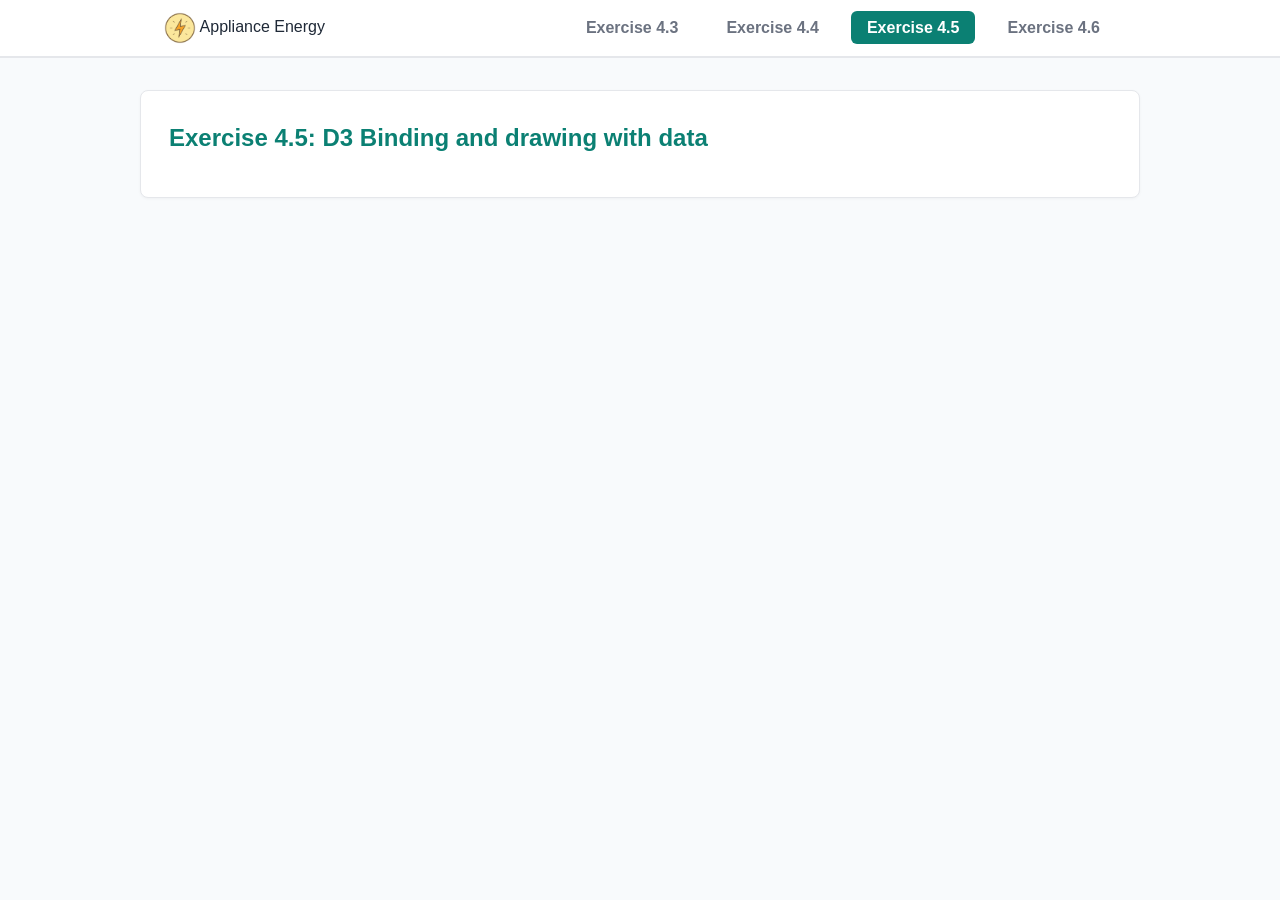
<file: Exercise 4/Exercise 4.5/index4.5.html>
<!DOCTYPE html>
<html lang="en">
<head>
  <meta charset="UTF-8">
  <meta name="viewport" content="width=device-width, initial-scale=1.0">
  <title>Exercise 4.5 - D3 Binding and drawing with data</title>
  <link rel="stylesheet" href="assets/css/styles.css">
</head>
<body>

  <header>
    <nav class="navbar">
      <div class="logo">
        <img src="assets/images/PowerIcon.png" alt="Appliance Energy Logo" class="logo-img" width="32" height="32" style="vertical-align: middle;">
        <span class="site-title">Appliance Energy</span>
      </div>
      <ul class="nav-menu">
        <li><a href="../Exercise%204.3/index4.3.html" class="nav-link">Exercise 4.3</a></li>
        <li><a href="../Exercise%204.4/index4.4.html" class="nav-link">Exercise 4.4</a></li>
        <li><a href="index4.5.html" class="nav-link active">Exercise 4.5</a></li>
        <li><a href="../Exercise%204.6/index4.6.html" class="nav-link">Exercise 4.6</a></li>
      </ul>
    </nav>
  </header>

  <main class="container">
    <section class="card">
      <h1>Exercise 4.5: D3 Binding and drawing with data</h1>
      <div class="responsive-svg-container"></div>
    </section>
  </main>

  <script src="https://d3js.org/d3.v7.min.js"></script>
  <script src="assets/js/main.js"></script>
</body>
</html>
</file>
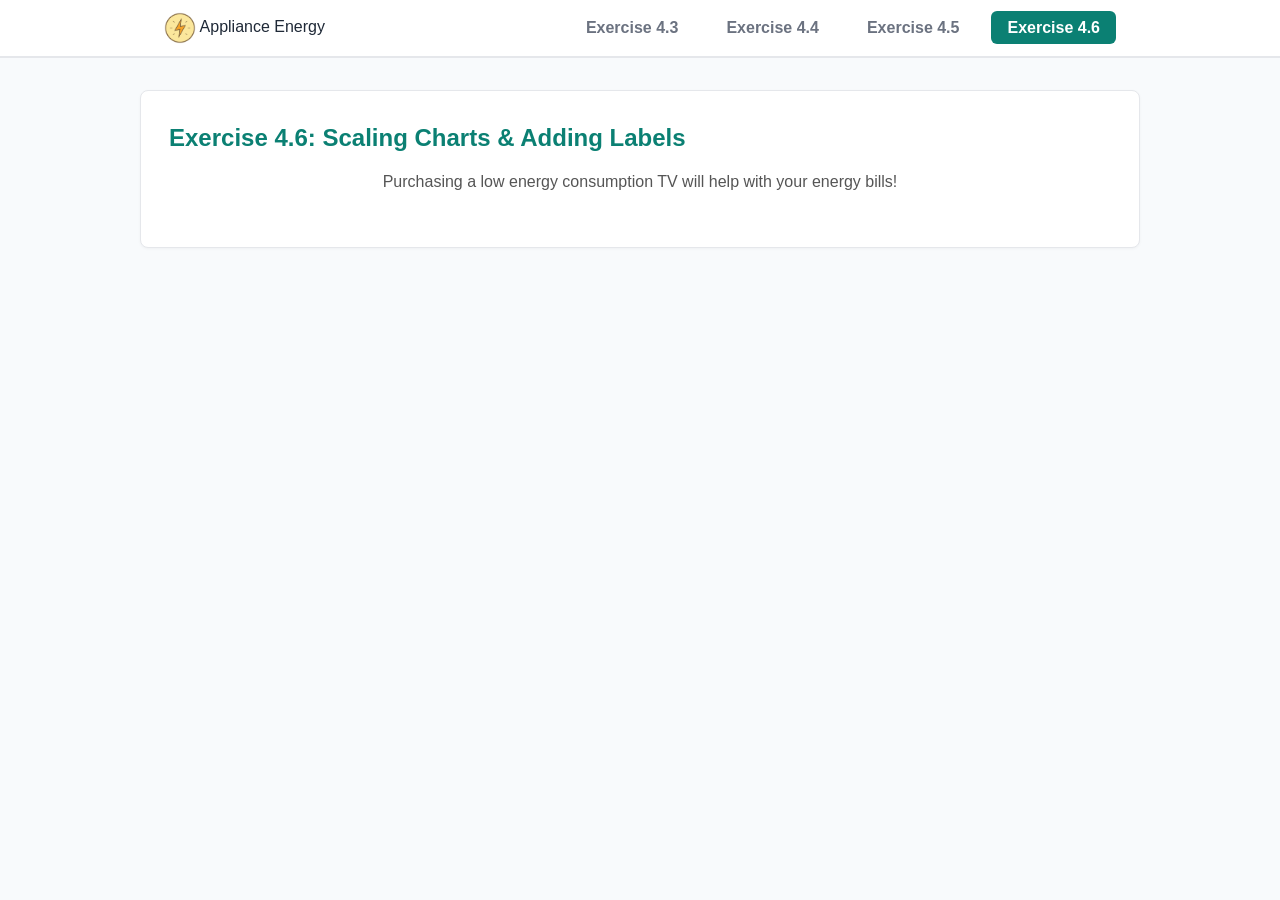
<file: Exercise 4/Exercise 4.6/index4.6.html>
<!DOCTYPE html>
<html lang="en">
<head>
  <meta charset="UTF-8">
  <meta name="viewport" content="width=device-width, initial-scale=1.0">
  <title>Exercise 4.6 - Scaling Charts & Labels</title>
  <link rel="stylesheet" href="assets/css/styles.css">
</head>
<body>

  <header>
    <nav class="navbar">
      <div class="logo">
        <img src="assets/images/PowerIcon.png" alt="Appliance Energy Logo" class="logo-img" width="32" height="32" style="vertical-align: middle;">
        <span class="site-title">Appliance Energy</span>
      </div>
      <ul class="nav-menu">
        <li><a href="../Exercise%204.3/index4.3.html" class="nav-link">Exercise 4.3</a></li>
        <li><a href="../Exercise%204.4/index4.4.html" class="nav-link">Exercise 4.4</a></li>
        <li><a href="../Exercise%204.5/index4.5.html" class="nav-link">Exercise 4.5</a></li>
        <li><a href="index4.6.html" class="nav-link active">Exercise 4.6</a></li>
      </ul>
    </nav>
  </header>

<main class="container" style="margin-top: 2rem;">
  <section class="card">
    <h1>Exercise 4.6: Scaling Charts & Adding Labels</h1>
    <p style="text-align: center; color: #555; margin-bottom: 1.5rem;">
      Purchasing a low energy consumption TV will help with your energy bills!
    </p>
    <div class="responsive-svg-container"></div>
  </section>
</main>

  <script src="https://d3js.org/d3.v7.min.js"></script>
  <script src="assets/js/main.js"></script>
</body>
</html>
</file>
<file: Exercise 5/assets/css/styles.css>
:root {
  --primary-color: #0b8073;
  --primary-hover: #075c53;
  --bg-light: #f8fafc;
  --card-bg: #ffffff;
  --text-main: #1f2937;
  --text-muted: #6b7280;
  --border-color: #e5e7eb;
}

* {
  box-sizing: border-box;
  margin: 0;
  padding: 0;
}

body {
  font-family: -apple-system, BlinkMacSystemFont, "Segoe UI", Roboto, Helvetica, Arial, sans-serif;
  color: var(--text-main);
  background-color: var(--bg-light);
  line-height: 1.6;
  min-height: 100vh;
  display: flex;
  flex-direction: column;
}

header {
  background-color: var(--card-bg);
  border-bottom: 2px solid var(--border-color);
  position: sticky;
  top: 0;
  z-index: 10;
}

.navbar {
  max-width: 1000px;
  margin: 0 auto;
  display: flex;
  align-items: center;
  justify-content: space-between;
  padding: 0.75rem 1.5rem;
}

.nav-brand {
  display: flex;
  align-items: center;
  gap: 0.75rem;
  text-decoration: none;
  font-weight: 700;
  font-size: 1.15rem;
  color: var(--primary-color);
}

.nav-brand img {
  height: 38px;
  width: auto;
  display: block;
}

.nav-menu {
  list-style: none;
  display: flex;
  gap: 1rem;
}

.nav-link {
  text-decoration: none;
  color: var(--text-muted);
  font-weight: 600;
  padding: 0.5rem 1rem;
  border-radius: 6px;
  transition: background-color 0.2s ease, color 0.2s ease;
}

.nav-link:hover {
  background-color: #e6f3f1;
  color: var(--primary-hover);
}

.nav-link.active {
  background-color: var(--primary-color);
  color: #ffffff;
}

.container {
  max-width: 1000px;
  width: 90%;
  margin: 2rem auto;
  flex: 1;
}

.card {
  background: var(--card-bg);
  border: 1px solid var(--border-color);
  border-radius: 8px;
  padding: 1.75rem;
  margin-bottom: 1.5rem;
  box-shadow: 0 1px 3px rgba(0, 0, 0, 0.04);
}

h1, h2, h3 {
  color: var(--primary-color);
  margin-bottom: 0.75rem;
}

p {
  margin-bottom: 0.75rem;
}

.accordion {
  margin-top: 1rem;
}

.accordion-item {
  border: 1px solid var(--border-color);
  border-radius: 6px;
  margin-bottom: 0.75rem;
  overflow: hidden;
}

.accordion-toggle {
  width: 100%;
  padding: 1rem 1.25rem;
  background-color: #f1f5f9;
  border: none;
  outline: none;
  font-size: 1rem;
  font-weight: 600;
  color: var(--text-main);
  text-align: left;
  cursor: pointer;
  display: flex;
  justify-content: space-between;
  align-items: center;
  transition: background-color 0.2s ease;
}

.accordion-toggle:hover {
  background-color: #e2e8f0;
}

.accordion-panel {
  display: none;
  padding: 1.25rem;
  background-color: var(--card-bg);
  border-top: 1px solid var(--border-color);
  color: var(--text-muted);
}

.accordion-panel.show {
  display: block;
}

.calc-form {
  display: grid;
  gap: 1rem;
  max-width: 450px;
  margin: 1.5rem 0;
}

.form-group label {
  display: block;
  font-weight: 600;
  margin-bottom: 0.35rem;
}

.form-group input {
  width: 100%;
  padding: 0.6rem;
  border: 1px solid var(--border-color);
  border-radius: 6px;
  font-size: 0.95rem;
}

.calc-btn {
  background-color: var(--primary-color);
  color: #ffffff;
  padding: 0.75rem 1rem;
  border: none;
  border-radius: 6px;
  font-weight: 600;
  cursor: pointer;
  transition: background-color 0.2s ease;
}

.calc-btn:hover {
  background-color: var(--primary-hover);
}

.error-msg {
  color: #dc2626;
  font-size: 0.8rem;
  display: none;
  margin-top: 0.25rem;
}

.calc-results {
  background-color: #f0fdfa;
  border: 1px solid #ccfbf1;
  border-radius: 8px;
  padding: 1.25rem;
  margin-top: 1rem;
}

.calc-results ul {
  list-style: none;
  line-height: 2;
  margin-top: 0.5rem;
}

.calc-results strong {
  color: var(--primary-color);
}

footer {
  background-color: var(--card-bg);
  border-top: 1px solid var(--border-color);
  text-align: center;
  padding: 1.5rem 1rem;
  font-size: 0.875rem;
  color: var(--text-muted);
  margin-top: auto;
}

.responsive-svg-container {
    margin-right: auto;
    margin-left: auto;
    width: 100%;
    max-width: 1200px;
}
</file>
<file: Exercise 6/assets/css/base.css>
* {
  box-sizing: border-box;
}

body {
  margin: 0;
  font-family: -apple-system, BlinkMacSystemFont, "Segoe UI", Roboto, Helvetica, Arial, sans-serif;
  background-color: #f7f9fa;
  color: #333;
}

header {
  width: 100%;
  border-bottom: 1px solid #e0e0e0;
  background-color: #ffffff;
}

.navbar {
  display: flex;
  justify-content: space-between;
  align-items: center;
  max-width: 1100px;
  margin: 0 auto;
  padding: 0.8rem 1.5rem;
}

.logo {
  display: flex;
  align-items: center;
  gap: 0.6rem;
}

.site-title {
  font-weight: 700;
  color: #0d6e58;
  font-size: 1.15rem;
}

.nav-menu {
  display: flex;
  align-items: center;
  gap: 1.5rem;
  list-style: none;
  margin: 0;
  padding: 0;
}

.nav-link {
  text-decoration: none;
  color: #333;
  font-weight: 500;
  padding: 0.4rem 0.8rem;
  border-radius: 4px;
}

.nav-link.active {
  background-color: #0d6e58;
  color: #ffffff;
}

.card {
  background: #ffffff;
  border-radius: 8px;
  padding: 2rem;
  box-shadow: 0 2px 8px rgba(0, 0, 0, 0.08);
}

/* Custom Filter Buttons (Ex 6.2) */
.filter-btn {
  background-color: #ffffff;
  border: 1px solid #0d6e58;
  color: #0d6e58;
  padding: 0.45rem 1rem;
  margin-right: 0.5rem;
  margin-bottom: 0.5rem;
  font-size: 0.9rem;
  font-weight: 600;
  border-radius: 20px;
  cursor: pointer;
  transition: all 0.2s ease;
}

.filter-btn:hover {
  background-color: #e6f3f0;
}

.filter-btn.active {
  background-color: #0d6e58;
  color: #ffffff;
}
</file>
<file: Exercise 6/assets/css/visualisation.css>
.responsive-svg-container {
  width: 100%;
}

.responsive-svg-container svg {
  width: 100%;
  height: auto;
  display: block;
}

.axis-label {
  font-size: 12px;
  font-weight: bold;
  fill: #444;
}

.x-axis path,
.y-axis path,
.x-axis line,
.y-axis line {
  stroke: #888;
}
</file>
<file: Exercise 0.2/energy-webpage-v1/assets/css/styles.css>
:root {
  --primary-color: #0b8073;
  --primary-hover: #075c53;
  --bg-light: #f8fafc;
  --card-bg: #ffffff;
  --text-main: #1f2937;
  --text-muted: #6b7280;
  --border-color: #e5e7eb;
}

* {
  box-sizing: border-box;
  margin: 0;
  padding: 0;
}

body {
  font-family: -apple-system, BlinkMacSystemFont, "Segoe UI", Roboto, Helvetica, Arial, sans-serif;
  color: var(--text-main);
  background-color: var(--bg-light);
  line-height: 1.6;
  min-height: 100vh;
  display: flex;
  flex-direction: column;
}

/* Header & Navigation */
header {
  background-color: var(--card-bg);
  border-bottom: 2px solid var(--border-color);
  position: sticky;
  top: 0;
  z-index: 10;
}

.navbar {
  max-width: 1000px;
  margin: 0 auto;
  display: flex;
  align-items: center;
  justify-content: space-between;
  padding: 0.75rem 1.5rem;
}

.nav-brand {
  display: flex;
  align-items: center;
  gap: 0.75rem;
  text-decoration: none;
  font-weight: 700;
  font-size: 1.15rem;
  color: var(--primary-color);
}

.nav-brand img {
  height: 38px;
  width: auto;
  display: block;
}

.nav-menu {
  list-style: none;
  display: flex;
  gap: 1rem;
}

.nav-link {
  text-decoration: none;
  color: var(--text-muted);
  font-weight: 600;
  padding: 0.5rem 1rem;
  border-radius: 6px;
  transition: background-color 0.2s ease, color 0.2s ease;
}

.nav-link:hover {
  background-color: #e6f3f1;
  color: var(--primary-hover);
}

.nav-link.active {
  background-color: var(--primary-color);
  color: #ffffff;
}

/* Page Layout */
.container {
  max-width: 1000px;
  width: 90%;
  margin: 2rem auto;
  flex: 1;
}

.card {
  background: var(--card-bg);
  border: 1px solid var(--border-color);
  border-radius: 8px;
  padding: 1.75rem;
  margin-bottom: 1.5rem;
  box-shadow: 0 1px 3px rgba(0, 0, 0, 0.04);
}

h1, h2, h3 {
  color: var(--primary-color);
  margin-bottom: 0.75rem;
}

p {
  margin-bottom: 0.75rem;
}

/* Accordion FAQ */
.accordion {
  margin-top: 1rem;
}

.accordion-item {
  border: 1px solid var(--border-color);
  border-radius: 6px;
  margin-bottom: 0.75rem;
  overflow: hidden;
}

.accordion-toggle {
  width: 100%;
  padding: 1rem 1.25rem;
  background-color: #f1f5f9;
  border: none;
  outline: none;
  font-size: 1rem;
  font-weight: 600;
  color: var(--text-main);
  text-align: left;
  cursor: pointer;
  display: flex;
  justify-content: space-between;
  align-items: center;
  transition: background-color 0.2s ease;
}

.accordion-toggle:hover {
  background-color: #e2e8f0;
}

.accordion-panel {
  display: none;
  padding: 1.25rem;
  background-color: var(--card-bg);
  border-top: 1px solid var(--border-color);
  color: var(--text-muted);
}

.accordion-panel.show {
  display: block;
}

/* Footer */
footer {
  background-color: var(--card-bg);
  border-top: 1px solid var(--border-color);
  text-align: center;
  padding: 1.5rem 1rem;
  font-size: 0.875rem;
  color: var(--text-muted);
  margin-top: auto;
}
</file>
<file: Exercise 3/energy-webpage-v1/assets/css/styles.css>
:root {
  --primary-color: #0b8073;
  --primary-hover: #075c53;
  --bg-light: #f8fafc;
  --card-bg: #ffffff;
  --text-main: #1f2937;
  --text-muted: #6b7280;
  --border-color: #e5e7eb;
}

* {
  box-sizing: border-box;
  margin: 0;
  padding: 0;
}

body {
  font-family: -apple-system, BlinkMacSystemFont, "Segoe UI", Roboto, Helvetica, Arial, sans-serif;
  color: var(--text-main);
  background-color: var(--bg-light);
  line-height: 1.6;
  min-height: 100vh;
  display: flex;
  flex-direction: column;
}

header {
  background-color: var(--card-bg);
  border-bottom: 2px solid var(--border-color);
  position: sticky;
  top: 0;
  z-index: 10;
}

.navbar {
  max-width: 1000px;
  margin: 0 auto;
  display: flex;
  align-items: center;
  justify-content: space-between;
  padding: 0.75rem 1.5rem;
}

.nav-brand {
  display: flex;
  align-items: center;
  gap: 0.75rem;
  text-decoration: none;
  font-weight: 700;
  font-size: 1.15rem;
  color: var(--primary-color);
}

.nav-brand img {
  height: 38px;
  width: auto;
  display: block;
}

.nav-menu {
  list-style: none;
  display: flex;
  gap: 1rem;
}

.nav-link {
  text-decoration: none;
  color: var(--text-muted);
  font-weight: 600;
  padding: 0.5rem 1rem;
  border-radius: 6px;
  transition: background-color 0.2s ease, color 0.2s ease;
}

.nav-link:hover {
  background-color: #e6f3f1;
  color: var(--primary-hover);
}

.nav-link.active {
  background-color: var(--primary-color);
  color: #ffffff;
}

.container {
  max-width: 1000px;
  width: 90%;
  margin: 2rem auto;
  flex: 1;
}

.card {
  background: var(--card-bg);
  border: 1px solid var(--border-color);
  border-radius: 8px;
  padding: 1.75rem;
  margin-bottom: 1.5rem;
  box-shadow: 0 1px 3px rgba(0, 0, 0, 0.04);
}

h1, h2, h3 {
  color: var(--primary-color);
  margin-bottom: 0.75rem;
}

p {
  margin-bottom: 0.75rem;
}

.accordion {
  margin-top: 1rem;
}

.accordion-item {
  border: 1px solid var(--border-color);
  border-radius: 6px;
  margin-bottom: 0.75rem;
  overflow: hidden;
}

.accordion-toggle {
  width: 100%;
  padding: 1rem 1.25rem;
  background-color: #f1f5f9;
  border: none;
  outline: none;
  font-size: 1rem;
  font-weight: 600;
  color: var(--text-main);
  text-align: left;
  cursor: pointer;
  display: flex;
  justify-content: space-between;
  align-items: center;
  transition: background-color 0.2s ease;
}

.accordion-toggle:hover {
  background-color: #e2e8f0;
}

.accordion-panel {
  display: none;
  padding: 1.25rem;
  background-color: var(--card-bg);
  border-top: 1px solid var(--border-color);
  color: var(--text-muted);
}

.accordion-panel.show {
  display: block;
}

.calc-form {
  display: grid;
  gap: 1rem;
  max-width: 450px;
  margin: 1.5rem 0;
}

.form-group label {
  display: block;
  font-weight: 600;
  margin-bottom: 0.35rem;
}

.form-group input {
  width: 100%;
  padding: 0.6rem;
  border: 1px solid var(--border-color);
  border-radius: 6px;
  font-size: 0.95rem;
}

.calc-btn {
  background-color: var(--primary-color);
  color: #ffffff;
  padding: 0.75rem 1rem;
  border: none;
  border-radius: 6px;
  font-weight: 600;
  cursor: pointer;
  transition: background-color 0.2s ease;
}

.calc-btn:hover {
  background-color: var(--primary-hover);
}

.error-msg {
  color: #dc2626;
  font-size: 0.8rem;
  display: none;
  margin-top: 0.25rem;
}

.calc-results {
  background-color: #f0fdfa;
  border: 1px solid #ccfbf1;
  border-radius: 8px;
  padding: 1.25rem;
  margin-top: 1rem;
}

.calc-results ul {
  list-style: none;
  line-height: 2;
  margin-top: 0.5rem;
}

.calc-results strong {
  color: var(--primary-color);
}

footer {
  background-color: var(--card-bg);
  border-top: 1px solid var(--border-color);
  text-align: center;
  padding: 1.5rem 1rem;
  font-size: 0.875rem;
  color: var(--text-muted);
  margin-top: auto;
}
</file>
<file: Exercise 4/Exercise 4.1/assets/css/styles.css>
:root {
  --primary-color: #0b8073;
  --primary-hover: #075c53;
  --bg-light: #f8fafc;
  --card-bg: #ffffff;
  --text-main: #1f2937;
  --text-muted: #6b7280;
  --border-color: #e5e7eb;
}

* {
  box-sizing: border-box;
  margin: 0;
  padding: 0;
}

body {
  font-family: -apple-system, BlinkMacSystemFont, "Segoe UI", Roboto, Helvetica, Arial, sans-serif;
  color: var(--text-main);
  background-color: var(--bg-light);
  line-height: 1.6;
  min-height: 100vh;
  display: flex;
  flex-direction: column;
}

header {
  background-color: var(--card-bg);
  border-bottom: 2px solid var(--border-color);
  position: sticky;
  top: 0;
  z-index: 10;
}

.navbar {
  max-width: 1000px;
  margin: 0 auto;
  display: flex;
  align-items: center;
  justify-content: space-between;
  padding: 0.75rem 1.5rem;
}

.nav-brand {
  display: flex;
  align-items: center;
  gap: 0.75rem;
  text-decoration: none;
  font-weight: 700;
  font-size: 1.15rem;
  color: var(--primary-color);
}

.nav-brand img {
  height: 38px;
  width: auto;
  display: block;
}

.nav-menu {
  list-style: none;
  display: flex;
  gap: 1rem;
}

.nav-link {
  text-decoration: none;
  color: var(--text-muted);
  font-weight: 600;
  padding: 0.5rem 1rem;
  border-radius: 6px;
  transition: background-color 0.2s ease, color 0.2s ease;
}

.nav-link:hover {
  background-color: #e6f3f1;
  color: var(--primary-hover);
}

.nav-link.active {
  background-color: var(--primary-color);
  color: #ffffff;
}

.container {
  max-width: 1000px;
  width: 90%;
  margin: 2rem auto;
  flex: 1;
}

.card {
  background: var(--card-bg);
  border: 1px solid var(--border-color);
  border-radius: 8px;
  padding: 1.75rem;
  margin-bottom: 1.5rem;
  box-shadow: 0 1px 3px rgba(0, 0, 0, 0.04);
}

h1, h2, h3 {
  color: var(--primary-color);
  margin-bottom: 0.75rem;
}

p {
  margin-bottom: 0.75rem;
}

.accordion {
  margin-top: 1rem;
}

.accordion-item {
  border: 1px solid var(--border-color);
  border-radius: 6px;
  margin-bottom: 0.75rem;
  overflow: hidden;
}

.accordion-toggle {
  width: 100%;
  padding: 1rem 1.25rem;
  background-color: #f1f5f9;
  border: none;
  outline: none;
  font-size: 1rem;
  font-weight: 600;
  color: var(--text-main);
  text-align: left;
  cursor: pointer;
  display: flex;
  justify-content: space-between;
  align-items: center;
  transition: background-color 0.2s ease;
}

.accordion-toggle:hover {
  background-color: #e2e8f0;
}

.accordion-panel {
  display: none;
  padding: 1.25rem;
  background-color: var(--card-bg);
  border-top: 1px solid var(--border-color);
  color: var(--text-muted);
}

.accordion-panel.show {
  display: block;
}

.calc-form {
  display: grid;
  gap: 1rem;
  max-width: 450px;
  margin: 1.5rem 0;
}

.form-group label {
  display: block;
  font-weight: 600;
  margin-bottom: 0.35rem;
}

.form-group input {
  width: 100%;
  padding: 0.6rem;
  border: 1px solid var(--border-color);
  border-radius: 6px;
  font-size: 0.95rem;
}

.calc-btn {
  background-color: var(--primary-color);
  color: #ffffff;
  padding: 0.75rem 1rem;
  border: none;
  border-radius: 6px;
  font-weight: 600;
  cursor: pointer;
  transition: background-color 0.2s ease;
}

.calc-btn:hover {
  background-color: var(--primary-hover);
}

.error-msg {
  color: #dc2626;
  font-size: 0.8rem;
  display: none;
  margin-top: 0.25rem;
}

.calc-results {
  background-color: #f0fdfa;
  border: 1px solid #ccfbf1;
  border-radius: 8px;
  padding: 1.25rem;
  margin-top: 1rem;
}

.calc-results ul {
  list-style: none;
  line-height: 2;
  margin-top: 0.5rem;
}

.calc-results strong {
  color: var(--primary-color);
}

footer {
  background-color: var(--card-bg);
  border-top: 1px solid var(--border-color);
  text-align: center;
  padding: 1.5rem 1rem;
  font-size: 0.875rem;
  color: var(--text-muted);
  margin-top: auto;
}
</file>
<file: Exercise 4/Exercise 4.3/assets/css/styles.css>
:root {
  --primary-color: #0b8073;
  --primary-hover: #075c53;
  --bg-light: #f8fafc;
  --card-bg: #ffffff;
  --text-main: #1f2937;
  --text-muted: #6b7280;
  --border-color: #e5e7eb;
}

* {
  box-sizing: border-box;
  margin: 0;
  padding: 0;
}

body {
  font-family: -apple-system, BlinkMacSystemFont, "Segoe UI", Roboto, Helvetica, Arial, sans-serif;
  color: var(--text-main);
  background-color: var(--bg-light);
  line-height: 1.6;
  min-height: 100vh;
  display: flex;
  flex-direction: column;
}

header {
  background-color: var(--card-bg);
  border-bottom: 2px solid var(--border-color);
  position: sticky;
  top: 0;
  z-index: 10;
}

.navbar {
  max-width: 1000px;
  margin: 0 auto;
  display: flex;
  align-items: center;
  justify-content: space-between;
  padding: 0.75rem 1.5rem;
}

.nav-brand {
  display: flex;
  align-items: center;
  gap: 0.75rem;
  text-decoration: none;
  font-weight: 700;
  font-size: 1.15rem;
  color: var(--primary-color);
}

.nav-brand img {
  height: 38px;
  width: auto;
  display: block;
}

.nav-menu {
  list-style: none;
  display: flex;
  gap: 1rem;
}

.nav-link {
  text-decoration: none;
  color: var(--text-muted);
  font-weight: 600;
  padding: 0.5rem 1rem;
  border-radius: 6px;
  transition: background-color 0.2s ease, color 0.2s ease;
}

.nav-link:hover {
  background-color: #e6f3f1;
  color: var(--primary-hover);
}

.nav-link.active {
  background-color: var(--primary-color);
  color: #ffffff;
}

.container {
  max-width: 1000px;
  width: 90%;
  margin: 2rem auto;
  flex: 1;
}

.card {
  background: var(--card-bg);
  border: 1px solid var(--border-color);
  border-radius: 8px;
  padding: 1.75rem;
  margin-bottom: 1.5rem;
  box-shadow: 0 1px 3px rgba(0, 0, 0, 0.04);
}

h1, h2, h3 {
  color: var(--primary-color);
  margin-bottom: 0.75rem;
}

p {
  margin-bottom: 0.75rem;
}

.accordion {
  margin-top: 1rem;
}

.accordion-item {
  border: 1px solid var(--border-color);
  border-radius: 6px;
  margin-bottom: 0.75rem;
  overflow: hidden;
}

.accordion-toggle {
  width: 100%;
  padding: 1rem 1.25rem;
  background-color: #f1f5f9;
  border: none;
  outline: none;
  font-size: 1rem;
  font-weight: 600;
  color: var(--text-main);
  text-align: left;
  cursor: pointer;
  display: flex;
  justify-content: space-between;
  align-items: center;
  transition: background-color 0.2s ease;
}

.accordion-toggle:hover {
  background-color: #e2e8f0;
}

.accordion-panel {
  display: none;
  padding: 1.25rem;
  background-color: var(--card-bg);
  border-top: 1px solid var(--border-color);
  color: var(--text-muted);
}

.accordion-panel.show {
  display: block;
}

.calc-form {
  display: grid;
  gap: 1rem;
  max-width: 450px;
  margin: 1.5rem 0;
}

.form-group label {
  display: block;
  font-weight: 600;
  margin-bottom: 0.35rem;
}

.form-group input {
  width: 100%;
  padding: 0.6rem;
  border: 1px solid var(--border-color);
  border-radius: 6px;
  font-size: 0.95rem;
}

.calc-btn {
  background-color: var(--primary-color);
  color: #ffffff;
  padding: 0.75rem 1rem;
  border: none;
  border-radius: 6px;
  font-weight: 600;
  cursor: pointer;
  transition: background-color 0.2s ease;
}

.calc-btn:hover {
  background-color: var(--primary-hover);
}

.error-msg {
  color: #dc2626;
  font-size: 0.8rem;
  display: none;
  margin-top: 0.25rem;
}

.calc-results {
  background-color: #f0fdfa;
  border: 1px solid #ccfbf1;
  border-radius: 8px;
  padding: 1.25rem;
  margin-top: 1rem;
}

.calc-results ul {
  list-style: none;
  line-height: 2;
  margin-top: 0.5rem;
}

.calc-results strong {
  color: var(--primary-color);
}

footer {
  background-color: var(--card-bg);
  border-top: 1px solid var(--border-color);
  text-align: center;
  padding: 1.5rem 1rem;
  font-size: 0.875rem;
  color: var(--text-muted);
  margin-top: auto;
}

.responsive-svg-container {
    margin-right: auto;
    margin-left: auto;
    width: 100%;
    max-width: 1200px;
}
</file>
<file: Exercise 4/Exercise 4.4/assets/css/styles.css>
:root {
  --primary-color: #0b8073;
  --primary-hover: #075c53;
  --bg-light: #f8fafc;
  --card-bg: #ffffff;
  --text-main: #1f2937;
  --text-muted: #6b7280;
  --border-color: #e5e7eb;
}

* {
  box-sizing: border-box;
  margin: 0;
  padding: 0;
}

body {
  font-family: -apple-system, BlinkMacSystemFont, "Segoe UI", Roboto, Helvetica, Arial, sans-serif;
  color: var(--text-main);
  background-color: var(--bg-light);
  line-height: 1.6;
  min-height: 100vh;
  display: flex;
  flex-direction: column;
}

header {
  background-color: var(--card-bg);
  border-bottom: 2px solid var(--border-color);
  position: sticky;
  top: 0;
  z-index: 10;
}

.navbar {
  max-width: 1000px;
  margin: 0 auto;
  display: flex;
  align-items: center;
  justify-content: space-between;
  padding: 0.75rem 1.5rem;
}

.nav-brand {
  display: flex;
  align-items: center;
  gap: 0.75rem;
  text-decoration: none;
  font-weight: 700;
  font-size: 1.15rem;
  color: var(--primary-color);
}

.nav-brand img {
  height: 38px;
  width: auto;
  display: block;
}

.nav-menu {
  list-style: none;
  display: flex;
  gap: 1rem;
}

.nav-link {
  text-decoration: none;
  color: var(--text-muted);
  font-weight: 600;
  padding: 0.5rem 1rem;
  border-radius: 6px;
  transition: background-color 0.2s ease, color 0.2s ease;
}

.nav-link:hover {
  background-color: #e6f3f1;
  color: var(--primary-hover);
}

.nav-link.active {
  background-color: var(--primary-color);
  color: #ffffff;
}

.container {
  max-width: 1000px;
  width: 90%;
  margin: 2rem auto;
  flex: 1;
}

.card {
  background: var(--card-bg);
  border: 1px solid var(--border-color);
  border-radius: 8px;
  padding: 1.75rem;
  margin-bottom: 1.5rem;
  box-shadow: 0 1px 3px rgba(0, 0, 0, 0.04);
}

h1, h2, h3 {
  color: var(--primary-color);
  margin-bottom: 0.75rem;
}

p {
  margin-bottom: 0.75rem;
}

.accordion {
  margin-top: 1rem;
}

.accordion-item {
  border: 1px solid var(--border-color);
  border-radius: 6px;
  margin-bottom: 0.75rem;
  overflow: hidden;
}

.accordion-toggle {
  width: 100%;
  padding: 1rem 1.25rem;
  background-color: #f1f5f9;
  border: none;
  outline: none;
  font-size: 1rem;
  font-weight: 600;
  color: var(--text-main);
  text-align: left;
  cursor: pointer;
  display: flex;
  justify-content: space-between;
  align-items: center;
  transition: background-color 0.2s ease;
}

.accordion-toggle:hover {
  background-color: #e2e8f0;
}

.accordion-panel {
  display: none;
  padding: 1.25rem;
  background-color: var(--card-bg);
  border-top: 1px solid var(--border-color);
  color: var(--text-muted);
}

.accordion-panel.show {
  display: block;
}

.calc-form {
  display: grid;
  gap: 1rem;
  max-width: 450px;
  margin: 1.5rem 0;
}

.form-group label {
  display: block;
  font-weight: 600;
  margin-bottom: 0.35rem;
}

.form-group input {
  width: 100%;
  padding: 0.6rem;
  border: 1px solid var(--border-color);
  border-radius: 6px;
  font-size: 0.95rem;
}

.calc-btn {
  background-color: var(--primary-color);
  color: #ffffff;
  padding: 0.75rem 1rem;
  border: none;
  border-radius: 6px;
  font-weight: 600;
  cursor: pointer;
  transition: background-color 0.2s ease;
}

.calc-btn:hover {
  background-color: var(--primary-hover);
}

.error-msg {
  color: #dc2626;
  font-size: 0.8rem;
  display: none;
  margin-top: 0.25rem;
}

.calc-results {
  background-color: #f0fdfa;
  border: 1px solid #ccfbf1;
  border-radius: 8px;
  padding: 1.25rem;
  margin-top: 1rem;
}

.calc-results ul {
  list-style: none;
  line-height: 2;
  margin-top: 0.5rem;
}

.calc-results strong {
  color: var(--primary-color);
}

footer {
  background-color: var(--card-bg);
  border-top: 1px solid var(--border-color);
  text-align: center;
  padding: 1.5rem 1rem;
  font-size: 0.875rem;
  color: var(--text-muted);
  margin-top: auto;
}

.responsive-svg-container {
    margin-right: auto;
    margin-left: auto;
    width: 100%;
    max-width: 1200px;
}
</file>
<file: Exercise 4/Exercise 4.5/assets/css/styles.css>
:root {
  --primary-color: #0b8073;
  --primary-hover: #075c53;
  --bg-light: #f8fafc;
  --card-bg: #ffffff;
  --text-main: #1f2937;
  --text-muted: #6b7280;
  --border-color: #e5e7eb;
}

* {
  box-sizing: border-box;
  margin: 0;
  padding: 0;
}

body {
  font-family: -apple-system, BlinkMacSystemFont, "Segoe UI", Roboto, Helvetica, Arial, sans-serif;
  color: var(--text-main);
  background-color: var(--bg-light);
  line-height: 1.6;
  min-height: 100vh;
  display: flex;
  flex-direction: column;
}

header {
  background-color: var(--card-bg);
  border-bottom: 2px solid var(--border-color);
  position: sticky;
  top: 0;
  z-index: 10;
}

.navbar {
  max-width: 1000px;
  margin: 0 auto;
  display: flex;
  align-items: center;
  justify-content: space-between;
  padding: 0.75rem 1.5rem;
}

.nav-brand {
  display: flex;
  align-items: center;
  gap: 0.75rem;
  text-decoration: none;
  font-weight: 700;
  font-size: 1.15rem;
  color: var(--primary-color);
}

.nav-brand img {
  height: 38px;
  width: auto;
  display: block;
}

.nav-menu {
  list-style: none;
  display: flex;
  gap: 1rem;
}

.nav-link {
  text-decoration: none;
  color: var(--text-muted);
  font-weight: 600;
  padding: 0.5rem 1rem;
  border-radius: 6px;
  transition: background-color 0.2s ease, color 0.2s ease;
}

.nav-link:hover {
  background-color: #e6f3f1;
  color: var(--primary-hover);
}

.nav-link.active {
  background-color: var(--primary-color);
  color: #ffffff;
}

.container {
  max-width: 1000px;
  width: 90%;
  margin: 2rem auto;
  flex: 1;
}

.card {
  background: var(--card-bg);
  border: 1px solid var(--border-color);
  border-radius: 8px;
  padding: 1.75rem;
  margin-bottom: 1.5rem;
  box-shadow: 0 1px 3px rgba(0, 0, 0, 0.04);
}

h1, h2, h3 {
  color: var(--primary-color);
  margin-bottom: 0.75rem;
}

p {
  margin-bottom: 0.75rem;
}

.accordion {
  margin-top: 1rem;
}

.accordion-item {
  border: 1px solid var(--border-color);
  border-radius: 6px;
  margin-bottom: 0.75rem;
  overflow: hidden;
}

.accordion-toggle {
  width: 100%;
  padding: 1rem 1.25rem;
  background-color: #f1f5f9;
  border: none;
  outline: none;
  font-size: 1rem;
  font-weight: 600;
  color: var(--text-main);
  text-align: left;
  cursor: pointer;
  display: flex;
  justify-content: space-between;
  align-items: center;
  transition: background-color 0.2s ease;
}

.accordion-toggle:hover {
  background-color: #e2e8f0;
}

.accordion-panel {
  display: none;
  padding: 1.25rem;
  background-color: var(--card-bg);
  border-top: 1px solid var(--border-color);
  color: var(--text-muted);
}

.accordion-panel.show {
  display: block;
}

.calc-form {
  display: grid;
  gap: 1rem;
  max-width: 450px;
  margin: 1.5rem 0;
}

.form-group label {
  display: block;
  font-weight: 600;
  margin-bottom: 0.35rem;
}

.form-group input {
  width: 100%;
  padding: 0.6rem;
  border: 1px solid var(--border-color);
  border-radius: 6px;
  font-size: 0.95rem;
}

.calc-btn {
  background-color: var(--primary-color);
  color: #ffffff;
  padding: 0.75rem 1rem;
  border: none;
  border-radius: 6px;
  font-weight: 600;
  cursor: pointer;
  transition: background-color 0.2s ease;
}

.calc-btn:hover {
  background-color: var(--primary-hover);
}

.error-msg {
  color: #dc2626;
  font-size: 0.8rem;
  display: none;
  margin-top: 0.25rem;
}

.calc-results {
  background-color: #f0fdfa;
  border: 1px solid #ccfbf1;
  border-radius: 8px;
  padding: 1.25rem;
  margin-top: 1rem;
}

.calc-results ul {
  list-style: none;
  line-height: 2;
  margin-top: 0.5rem;
}

.calc-results strong {
  color: var(--primary-color);
}

footer {
  background-color: var(--card-bg);
  border-top: 1px solid var(--border-color);
  text-align: center;
  padding: 1.5rem 1rem;
  font-size: 0.875rem;
  color: var(--text-muted);
  margin-top: auto;
}

.responsive-svg-container {
    margin-right: auto;
    margin-left: auto;
    width: 100%;
    max-width: 1200px;
}
</file>
<file: Exercise 4/Exercise 4.6/assets/css/styles.css>
:root {
  --primary-color: #0b8073;
  --primary-hover: #075c53;
  --bg-light: #f8fafc;
  --card-bg: #ffffff;
  --text-main: #1f2937;
  --text-muted: #6b7280;
  --border-color: #e5e7eb;
}

* {
  box-sizing: border-box;
  margin: 0;
  padding: 0;
}

body {
  font-family: -apple-system, BlinkMacSystemFont, "Segoe UI", Roboto, Helvetica, Arial, sans-serif;
  color: var(--text-main);
  background-color: var(--bg-light);
  line-height: 1.6;
  min-height: 100vh;
  display: flex;
  flex-direction: column;
}

header {
  background-color: var(--card-bg);
  border-bottom: 2px solid var(--border-color);
  position: sticky;
  top: 0;
  z-index: 10;
}

.navbar {
  max-width: 1000px;
  margin: 0 auto;
  display: flex;
  align-items: center;
  justify-content: space-between;
  padding: 0.75rem 1.5rem;
}

.nav-brand {
  display: flex;
  align-items: center;
  gap: 0.75rem;
  text-decoration: none;
  font-weight: 700;
  font-size: 1.15rem;
  color: var(--primary-color);
}

.nav-brand img {
  height: 38px;
  width: auto;
  display: block;
}

.nav-menu {
  list-style: none;
  display: flex;
  gap: 1rem;
}

.nav-link {
  text-decoration: none;
  color: var(--text-muted);
  font-weight: 600;
  padding: 0.5rem 1rem;
  border-radius: 6px;
  transition: background-color 0.2s ease, color 0.2s ease;
}

.nav-link:hover {
  background-color: #e6f3f1;
  color: var(--primary-hover);
}

.nav-link.active {
  background-color: var(--primary-color);
  color: #ffffff;
}

.container {
  max-width: 1000px;
  width: 90%;
  margin: 2rem auto;
  flex: 1;
}

.card {
  background: var(--card-bg);
  border: 1px solid var(--border-color);
  border-radius: 8px;
  padding: 1.75rem;
  margin-bottom: 1.5rem;
  box-shadow: 0 1px 3px rgba(0, 0, 0, 0.04);
}

h1, h2, h3 {
  color: var(--primary-color);
  margin-bottom: 0.75rem;
}

p {
  margin-bottom: 0.75rem;
}

.accordion {
  margin-top: 1rem;
}

.accordion-item {
  border: 1px solid var(--border-color);
  border-radius: 6px;
  margin-bottom: 0.75rem;
  overflow: hidden;
}

.accordion-toggle {
  width: 100%;
  padding: 1rem 1.25rem;
  background-color: #f1f5f9;
  border: none;
  outline: none;
  font-size: 1rem;
  font-weight: 600;
  color: var(--text-main);
  text-align: left;
  cursor: pointer;
  display: flex;
  justify-content: space-between;
  align-items: center;
  transition: background-color 0.2s ease;
}

.accordion-toggle:hover {
  background-color: #e2e8f0;
}

.accordion-panel {
  display: none;
  padding: 1.25rem;
  background-color: var(--card-bg);
  border-top: 1px solid var(--border-color);
  color: var(--text-muted);
}

.accordion-panel.show {
  display: block;
}

.calc-form {
  display: grid;
  gap: 1rem;
  max-width: 450px;
  margin: 1.5rem 0;
}

.form-group label {
  display: block;
  font-weight: 600;
  margin-bottom: 0.35rem;
}

.form-group input {
  width: 100%;
  padding: 0.6rem;
  border: 1px solid var(--border-color);
  border-radius: 6px;
  font-size: 0.95rem;
}

.calc-btn {
  background-color: var(--primary-color);
  color: #ffffff;
  padding: 0.75rem 1rem;
  border: none;
  border-radius: 6px;
  font-weight: 600;
  cursor: pointer;
  transition: background-color 0.2s ease;
}

.calc-btn:hover {
  background-color: var(--primary-hover);
}

.error-msg {
  color: #dc2626;
  font-size: 0.8rem;
  display: none;
  margin-top: 0.25rem;
}

.calc-results {
  background-color: #f0fdfa;
  border: 1px solid #ccfbf1;
  border-radius: 8px;
  padding: 1.25rem;
  margin-top: 1rem;
}

.calc-results ul {
  list-style: none;
  line-height: 2;
  margin-top: 0.5rem;
}

.calc-results strong {
  color: var(--primary-color);
}

footer {
  background-color: var(--card-bg);
  border-top: 1px solid var(--border-color);
  text-align: center;
  padding: 1.5rem 1rem;
  font-size: 0.875rem;
  color: var(--text-muted);
  margin-top: auto;
}

.responsive-svg-container {
    margin-right: auto;
    margin-left: auto;
    width: 100%;
    max-width: 1200px;
}
</file>
